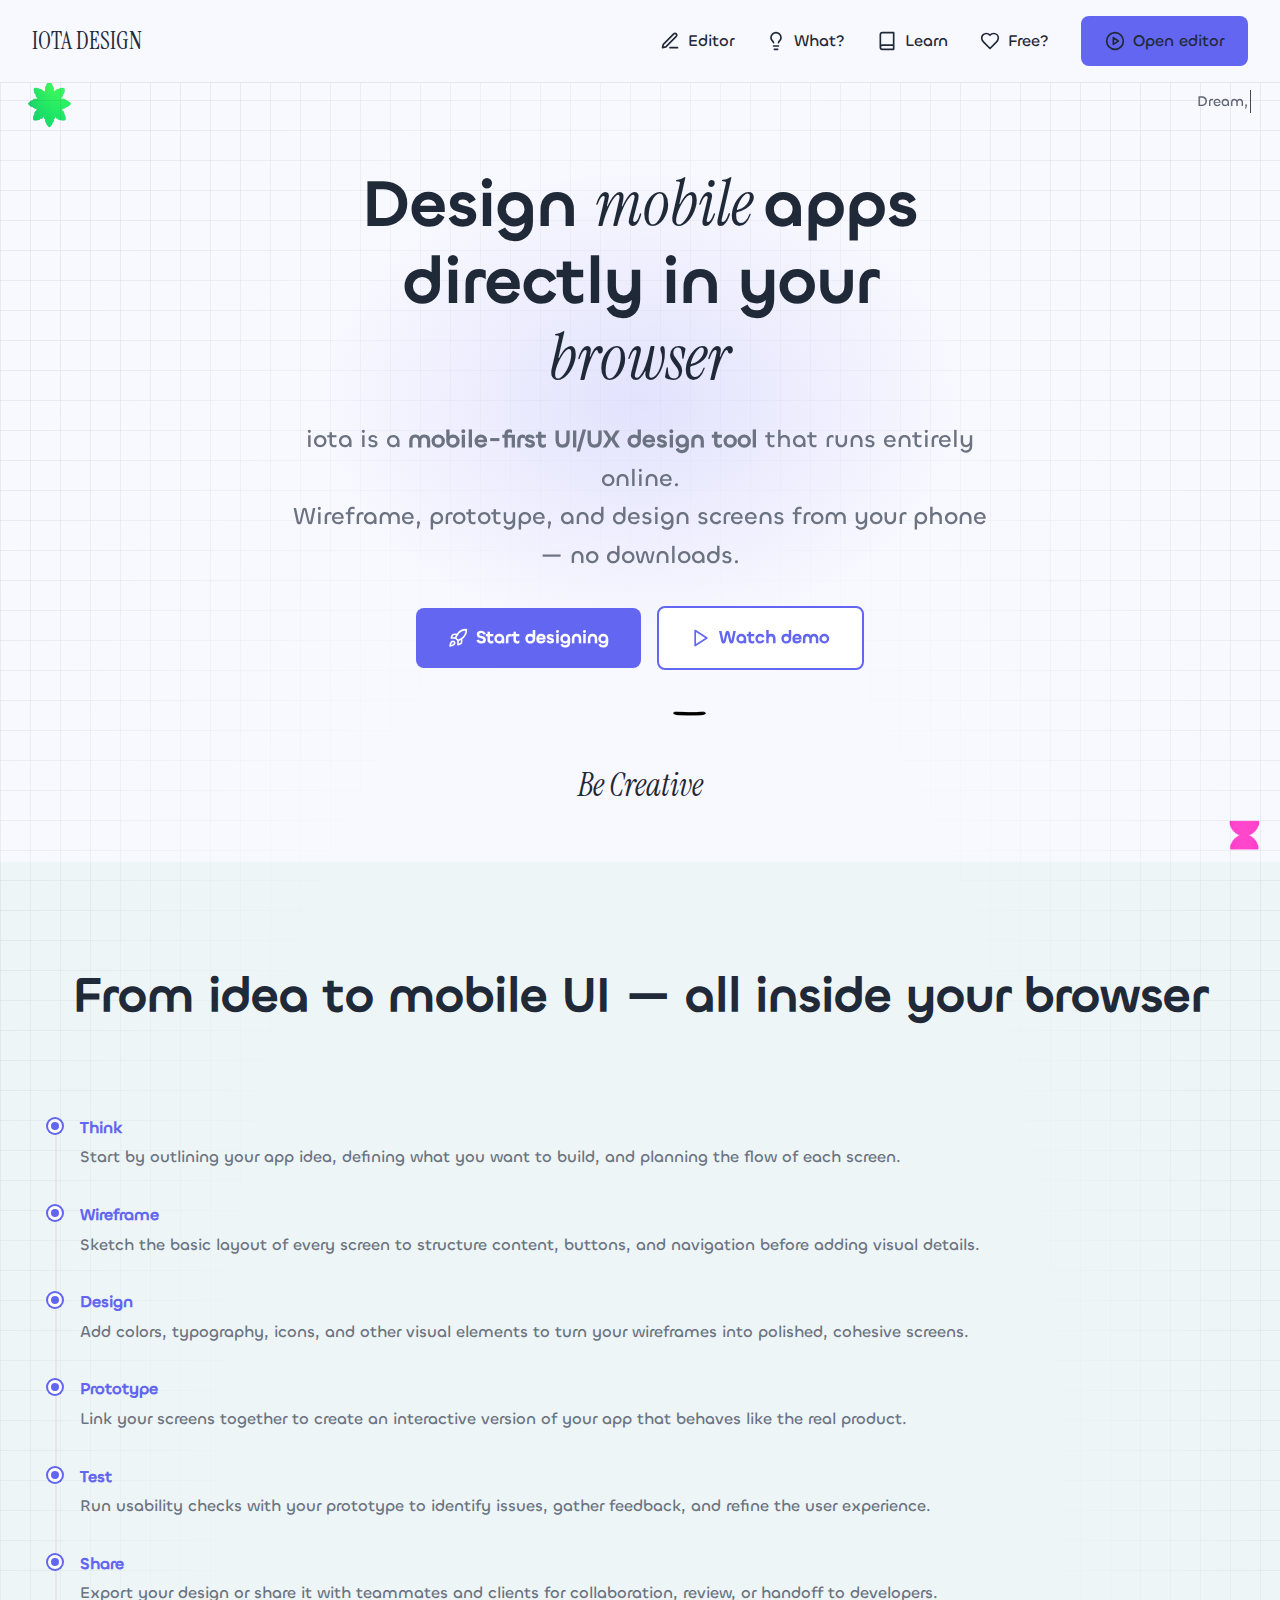
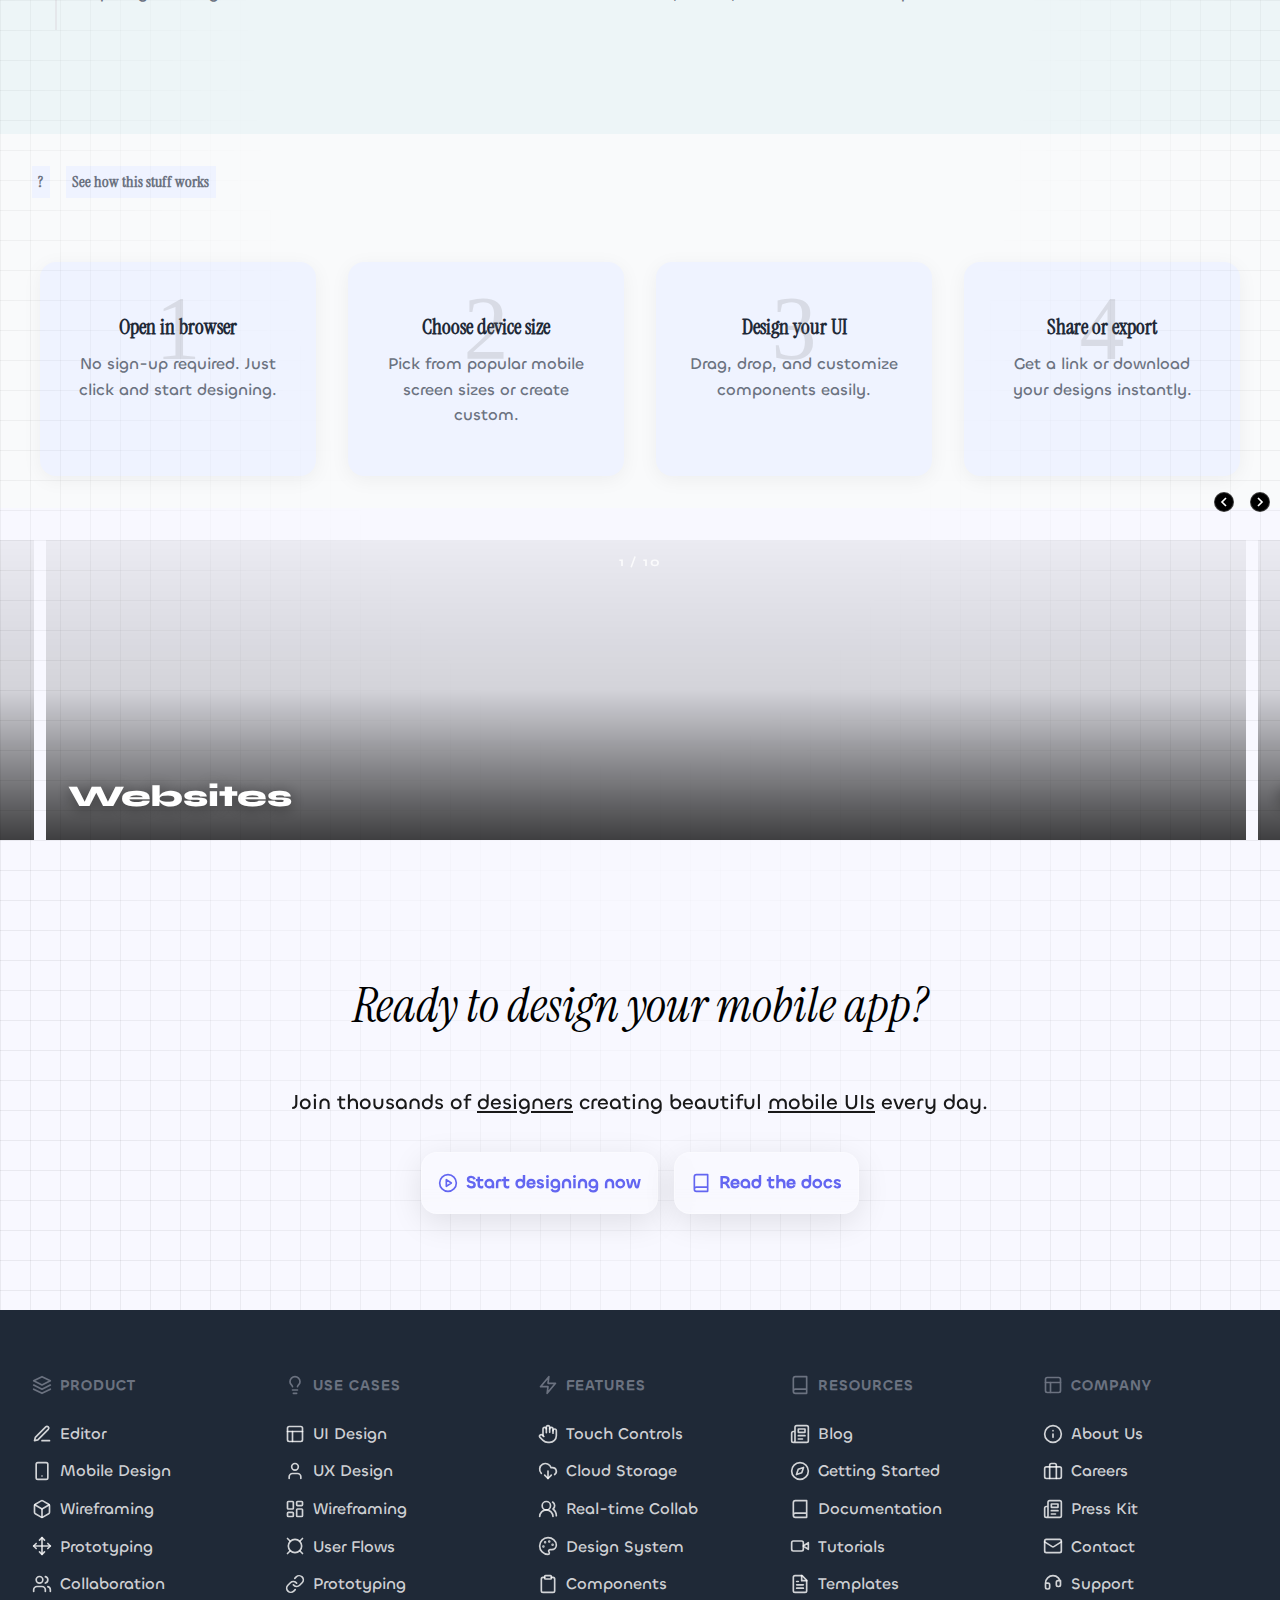
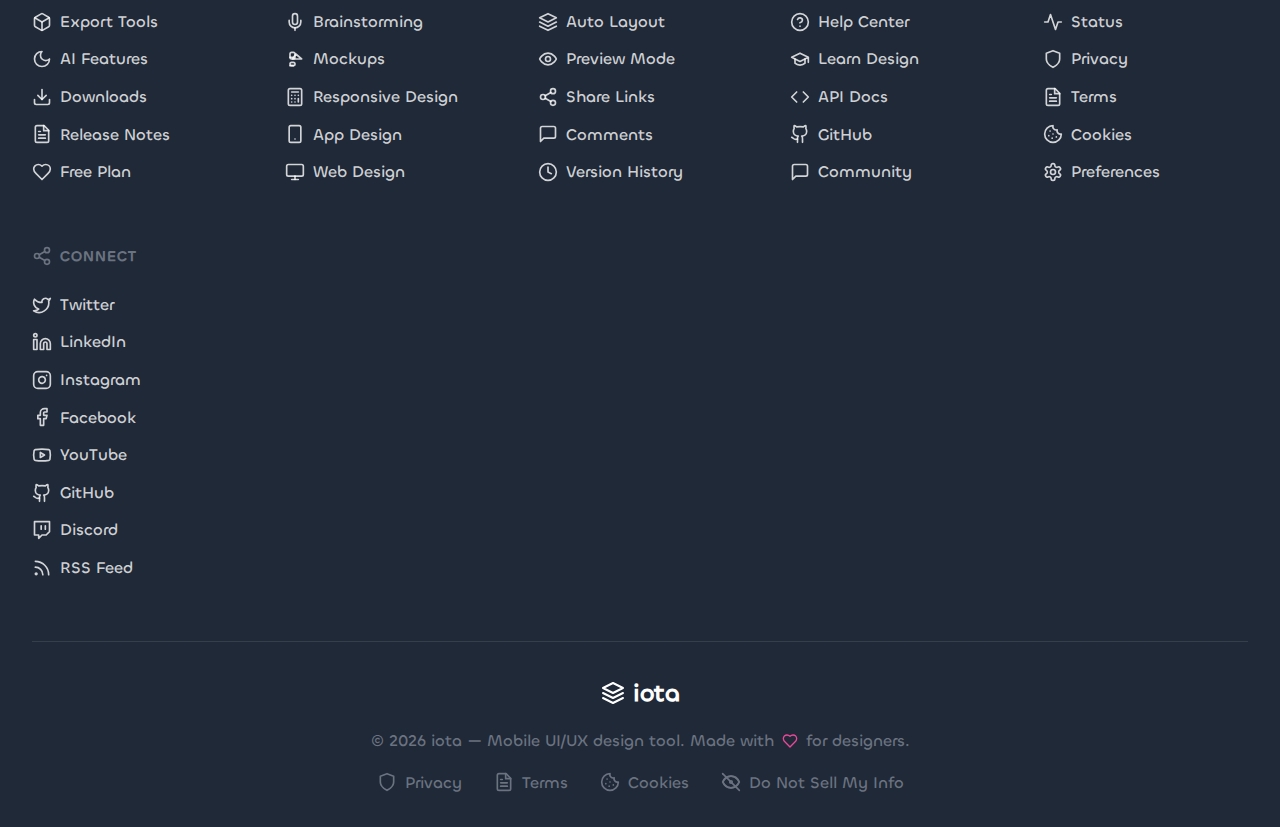
<file: index.html>
<!DOCTYPE html>
<html lang="en">
<head>
    <meta charset="UTF-8">
    <meta name="viewport" content="width=device-width, initial-scale=1.0">
    <title>iota — Mobile UI/UX design in your browser</title>
    <link rel="preconnect" href="https://fonts.googleapis.com">
<link rel="preconnect" href="https://fonts.gstatic.com" crossorigin>
<link href="https://fonts.googleapis.com/css2?family=Cormorant+Garamond:ital,wght@0,300..700;1,300..700&display=swap" rel="stylesheet">  
<link href="https://fonts.googleapis.com/css2?family=Syne:wght@400;700;800&family=DM+Sans:wght@300;400&display=swap" rel="stylesheet"/>

    <link rel="stylesheet" href="/chillax.css">
    <link rel="stylesheet" href="style.css">
    <link rel="preconnect" href="https://fonts.googleapis.com">
<link rel="preconnect" href="https://fonts.gstatic.com" crossorigin>
<link href="https://fonts.googleapis.com/css2?family=Instrument+Serif:ital@0;1&display=swap" rel="stylesheet">
      <style>
      #typewriter {
          position: absolute;
          right:2em ;
          top: 1.4em;
          opacity: .7;
          font-size: .9rem;
          white-space: nowrap;
          border-right: .2px solid #000;
          padding-right: 2px;
          animation: blink 0.9s infinite;
      }
      
      @keyframes blink {
          50% {
              border-color: transparent;
          }
      }
      
      .icon {
          width: 20px;
          height: 20px;
          display: inline-block;
          vertical-align: middle;
      }
      
      .logo-icon {
          width: 24px;
          height: 24px;
      }
      
      .stat-icon, .step-icon svg {
          width: 32px;
          height: 32px;
      }
      
      .heart-icon {
          width: 16px;
          height: 16px;
      }
  </style>
<script>
    document.addEventListener("DOMContentLoaded", () => {
    const texts = [
    "Believe you can.",
    "Dream big, start small.",
    "Keep going.",
    "Push yourself.",
    "Great things take time.",
    "Do it now.",
    "No limits.",
    "Stay positive.",
    "Work hard, succeed.",
    "Make it happen.",
    "Challenge your limits.",
    "Focus on progress.",
    "Take action.",
    "Start today.",
    "Rise above fear.",
    "Be stronger.",
    "Never give up.",
    "Create your future.",
    "Small steps, big results.",
    "Keep moving forward.",
    "Your time is now.",
    "Stay consistent.",
    "Progress, not perfection.",
    "Embrace the grind.",
    "You’ve got this.",
    "Dream, plan, do.",
    "Push past doubt.",
    "Believe, achieve.",
    "Stay hungry.",
    "Own your journey."
];
    
    let textIndex = Math.floor(Math.random() * texts.length);;
    let charIndex = 0;
    let isDeleting = false;
    let isDeletingTypo = false;
    
    const typewriter = document.getElementById("typewriter");
    
    const speeds = {
        normal: () => 80 + Math.random() * 100,
        fast: () => 40 + Math.random() * 60,
        slow: () => 150 + Math.random() * 150,
        punctuation: () => 200 + Math.random() * 200,
        delete: () => 300 + Math.random() * 40,
        mistake: () => 600 + Math.random() * 400
    };
    
    const typoChance = 0.08;
    let shouldMakeTypo = false;
    let typosMade = 0;
    
    function getTypingSpeed() {
        if (isDeleting || isDeletingTypo) return speeds.delete();
        
        if (charIndex > 0) {
            const prevChar = texts[textIndex].charAt(charIndex - 1);
            if (['.', ',', '!', '?', ';', ':'].includes(prevChar)) {
                return speeds.punctuation();
            }
        }
        
        const rand = Math.random();
        if (rand < 0.1) return speeds.slow();
        if (rand < 0.3) return speeds.fast();
        return speeds.normal();
    }
    
    function shouldMakeMistake() {
        if (texts[textIndex].length < 5 || texts[textIndex].charAt(charIndex) === ' ') {
            return false;
        }
        if (typosMade >= 2) return false;
        
        return Math.random() < typoChance;
    }
    
    function getRandomWrongChar(correctChar) {
        const keyboardMap = {
            'a': ['s', 'q', 'w'], 'b': ['v', 'g', 'h', 'n'], 'c': ['x', 'd', 'f', 'v'],
            'd': ['s', 'e', 'r', 'f', 'c'], 'e': ['w', 'r', 'd'], 'f': ['d', 'r', 't', 'g', 'v'],
            'g': ['f', 't', 'y', 'h', 'b'], 'h': ['g', 'y', 'u', 'j', 'n'], 'i': ['u', 'o', 'k'],
            'j': ['h', 'u', 'i', 'k', 'm'], 'k': ['j', 'i', 'o', 'l'], 'l': ['k', 'o', 'p'],
            'm': ['n', 'j', 'k'], 'n': ['b', 'h', 'j', 'm'], 'o': ['i', 'p', 'l'],
            'p': ['o', 'l'], 'q': ['w', 'a'], 'r': ['e', 't', 'f'],
            's': ['a', 'w', 'd', 'x'], 't': ['r', 'y', 'g'], 'u': ['y', 'i', 'j'],
            'v': ['c', 'f', 'g', 'b'], 'w': ['q', 'e', 's'], 'x': ['z', 's', 'd', 'c'],
            'y': ['t', 'u', 'h'], 'z': ['a', 's', 'x']
        };
        
        const lower = correctChar.toLowerCase();
        const mistakes = keyboardMap[lower] || ['x', 'z', 'q'];
        const wrongChar = mistakes[Math.floor(Math.random() * mistakes.length)];
        
        return correctChar === correctChar.toUpperCase() ? wrongChar.toUpperCase() : wrongChar;
    }
    
    function type() {
        const currentText = texts[textIndex];
        
        if (isDeletingTypo) {
            typewriter.textContent = currentText.substring(0, charIndex - 1);
            charIndex--;
            isDeletingTypo = false;
            setTimeout(type, speeds.normal());
            return;
        }
        
        if (!isDeleting && charIndex <= currentText.length) {
            if (!shouldMakeTypo && charIndex < currentText.length && shouldMakeMistake()) {
                shouldMakeTypo = true;
            }
            
            if (shouldMakeTypo && charIndex < currentText.length) {
                const wrongChar = getRandomWrongChar(currentText.charAt(charIndex));
                typewriter.textContent += wrongChar;
                charIndex++;
                shouldMakeTypo = false;
                typosMade++;
                
                setTimeout(() => {
                    isDeletingTypo = true;
                    setTimeout(type, speeds.delete());
                }, speeds.mistake());
                return;
            }
            
            if (charIndex < currentText.length) {
                typewriter.textContent += currentText.charAt(charIndex);
                charIndex++;
                setTimeout(type, getTypingSpeed());
            } else {
                setTimeout(() => {
                    isDeleting = true;
                    setTimeout(type, speeds.delete());
                }, 2000);
            }
        }
        else if (isDeleting && charIndex > 0) {
            typewriter.textContent = currentText.substring(0, charIndex - 1);
            charIndex--;
            setTimeout(type, speeds.delete());
        }
        else if (isDeleting && charIndex === 0) {
            isDeleting = false;
            typosMade = 0;
            textIndex = (textIndex + 1) % texts.length;
            setTimeout(type, 500);
        }
    }
    
    type();
});
</script>
<style>

  .presentation-container {
    width: 100%;
    margin: 2em auto;
    height: 300px;
    position: relative;
    overflow: visible;
  }

  .slide-counter {
    position: absolute;
    top: 12px;
    left: 0;
    right: 0;
    text-align: center;
    color: rgba(255,255,255,0.8);
    font-family: 'Syne', sans-serif;
    font-size: 13px;
    font-weight: 700;
    letter-spacing: 0.14em;
    z-index: 200;
    pointer-events: none;
  }

  .navigation {
    position: absolute;
    display: flex;
    justify-content: center;
    right: .6em;
    top: -3em;
    gap: 16px;
    z-index: 200;
  }

  .nav-btn {
    width: 20px;
    height: 20px;
    border-radius: 50%;
    background: black;
    backdrop-filter: blur(6px);
    border: 1px solid rgba(255,255,255,0.22);
    cursor: pointer;
    display: flex;
    align-items: center;
    justify-content: center;
    transition: background 0.2s;
  }

  .nav-btn svg {
    width: 16px; height: 16px;
    stroke: white; stroke-width: 2.5; fill: none;
  }

  .carousel-window {
    width: 100%;
    height: 100%;
    
    overflow: hidden;
    clip-path: inset(0 -9999px);
    position: relative;
  }

  .carousel-track {
    display: flex;
    height: 100%;
    
    transition: transform 0.55s cubic-bezier(0.4, 0, 0.2, 1);
    will-change: transform;
  }
  .carousel-track.no-transition { transition: none !important; }

  .slide {
    flex: 0 0 calc(100vw - 80px);
    height: 100%;
    position: relative;
    
    overflow: hidden;
    margin: 0 6px;
    transition: transform 0.55s cubic-bezier(0.4, 0, 0.2, 1),
                opacity   0.55s ease,
            
    transform: scale(0.5);
    
  }

  .slide.active {
    transform: scale(1);
    

  }

  .slide.no-transition-slide {
    transition: none !important;
  }

  .slide-bg {
    position: absolute;
    inset: 0;
    filter: grayscale(.7);
    background-size: cover;
    background-position: center;
    background-repeat: no-repeat;
    
  }

  .slide-bg::after {
    content: '';
    position: absolute;
    inset: 0;

    background: linear-gradient(
      to top,
      rgba(0,0,0,0.75) 0%,
      rgba(0,0,0,0.15) 50%,
      rgba(0,0,0,0.05) 100%
    );
  }

  .slide-title {
    position: absolute;
    bottom: 28px;
    left: 22px;
    right: 22px;
    font-family: 'Syne', sans-serif;
    font-size: 30px;
    font-weight: 800;
    color: #fff;
    line-height: 1.05;
    letter-spacing: -0.01em;
    z-index: 10;
    text-shadow: 0 2px 16px rgba(0,0,0,0.5);
  }

  .slide-1  .slide-bg { background-image: url('https://images.unsplash.com/photo-1467232004584-a241de8bcf5d?w=900&q=85'); }
  .slide-2  .slide-bg { background-image: url('https://images.unsplash.com/photo-1512941937669-90a1b58e7e9c?w=900&q=85'); }
  .slide-3  .slide-bg { background-image: url('https://images.unsplash.com/photo-1634942537034-2531766767d1?w=900&q=85'); }
  .slide-4  .slide-bg { background-image: url('https://images.unsplash.com/photo-1581291518857-4e27b48ff24e?w=900&q=85'); }
  .slide-5  .slide-bg { background-image: url('https://images.unsplash.com/photo-1555066931-4365d14bab8c?w=900&q=85'); }
  .slide-6  .slide-bg { background-image: url('https://images.unsplash.com/photo-1460925895917-afdab827c52f?w=900&q=85'); }
  .slide-7  .slide-bg { background-image: url('https://images.unsplash.com/photo-1600880292203-757bb62b4baf?w=900&q=85'); }
  .slide-8  .slide-bg { background-image: url('https://images.unsplash.com/photo-1551288049-bebda4e38f71?w=900&q=85'); }
  .slide-9  .slide-bg { background-image: url('https://images.unsplash.com/photo-1486312338219-ce68d2c6f44d?w=900&q=85'); }
  .slide-10 .slide-bg { background-image: url('https://images.unsplash.com/photo-1423666639041-f56000c27a9a?w=900&q=85'); }
</style>
<script>
document.addEventListener('DOMContentLoaded', ()=>{
    const carouselTrack   = document.getElementById('carouselTrack');
  const buttonPrev      = document.getElementById('prevBtn');
  const buttonNext      = document.getElementById('nextBtn');
  const currentSlideEl  = document.getElementById('currentSlide');
  const totalSlidesEl   = document.getElementById('totalSlides');

  const SLIDE_GAP = 6;
  const SIDE_PEEK = 40;

  const slidesArray   = Array.from(carouselTrack.querySelectorAll('.slide'));
  const slidesCount   = slidesArray.length;
  totalSlidesEl.textContent = slidesCount;

  const cloneFirst = slidesArray[0].cloneNode(true);
  const cloneLast  = slidesArray[slidesCount - 1].cloneNode(true);
  cloneFirst.setAttribute('data-clone', 'first');
  cloneLast.setAttribute('data-clone', 'last');
  carouselTrack.appendChild(cloneFirst);
  carouselTrack.insertBefore(cloneLast, carouselTrack.firstChild);

  const getAllSlides = () => Array.from(carouselTrack.children);

  let slideIndex       = 1;
  let transitionLocked = false;

  function getSlideWidth() {
    return window.innerWidth - (SIDE_PEEK * 2);
  }

  function getStepSize() {
    return getSlideWidth() + (SLIDE_GAP * 2);
  }

  function getTranslateOffset(index) {
    return -(index * getStepSize()) + SIDE_PEEK;
  }

  function refreshActiveClass() {
    getAllSlides().forEach((slide, i) => {
      slide.classList.toggle('active', i === slideIndex);
    });
  }

  function moveToPosition(animate) {
    carouselTrack.classList.toggle('no-transition', !animate);
    
    if (!animate) {
      getAllSlides().forEach(slide => slide.classList.add('no-transition-slide'));
    } else {
      getAllSlides().forEach(slide => slide.classList.remove('no-transition-slide'));
    }
    
    carouselTrack.style.transform = `translateX(${getTranslateOffset(slideIndex)}px)`;

    let displayIndex = slideIndex;
    if      (displayIndex === 0)               displayIndex = slidesCount;
    else if (displayIndex === slidesCount + 1) displayIndex = 1;
    currentSlideEl.textContent = displayIndex;

    refreshActiveClass();
  }

  moveToPosition(false);

  carouselTrack.addEventListener('transitionend', () => {
    const currentSlide = carouselTrack.children[slideIndex];
    if (currentSlide.getAttribute('data-clone') === 'first') { 
      slideIndex = 1;
      moveToPosition(false);
    }
    if (currentSlide.getAttribute('data-clone') === 'last')  { 
      slideIndex = slidesCount;
      moveToPosition(false);
    }
    transitionLocked = false;
  });

  function goNext() {
    if (transitionLocked) return;
    transitionLocked = true;
    slideIndex++;
    moveToPosition(true);
  }
  function goPrev() {
    if (transitionLocked) return;
    transitionLocked = true;
    slideIndex--;
    moveToPosition(true);
  }

  buttonNext.addEventListener('click', goNext);
  buttonPrev.addEventListener('click', goPrev);
  document.addEventListener('keydown', e => {
    if (e.key === 'ArrowLeft')  goPrev();
    if (e.key === 'ArrowRight') goNext();
  });

  // Touch
  let touchStartX = 0, touchEndX = 0, isTouchDragging = false, dragStartOffset = 0;
  carouselTrack.addEventListener('touchstart', e => {
    if (transitionLocked) return;
    touchStartX = e.touches[0].clientX; isTouchDragging = true;
    dragStartOffset = getTranslateOffset(slideIndex);
    carouselTrack.classList.add('no-transition');
  }, { passive: true });
  carouselTrack.addEventListener('touchmove', e => {
    if (!isTouchDragging) return;
    touchEndX = e.touches[0].clientX;
    carouselTrack.style.transform = `translateX(${dragStartOffset + (touchEndX - touchStartX)}px)`;
  }, { passive: true });
  carouselTrack.addEventListener('touchend', () => {
    if (!isTouchDragging) return; isTouchDragging = false;
    const diff = touchEndX - touchStartX;
    if (Math.abs(diff) > 60) { diff > 0 ? goPrev() : goNext(); }
    else moveToPosition(true);
    touchStartX = touchEndX = 0;
  });

  // Mouse
  let mouseStartX = 0, mouseEndX = 0, isMouseDragging = false;
  carouselTrack.style.cursor = 'grab';
  carouselTrack.addEventListener('mousedown', e => {
    if (transitionLocked) return;
    mouseStartX = e.clientX; isMouseDragging = true;
    dragStartOffset = getTranslateOffset(slideIndex);
    carouselTrack.classList.add('no-transition');
    carouselTrack.style.cursor = 'grabbing';
    e.preventDefault();
  });
  carouselTrack.addEventListener('mousemove', e => {
    if (!isMouseDragging) return; mouseEndX = e.clientX;
    carouselTrack.style.transform = `translateX(${dragStartOffset + (mouseEndX - mouseStartX)}px)`;
  });
  const finishDrag = () => {
    if (!isMouseDragging) return; isMouseDragging = false; carouselTrack.style.cursor = 'grab';
    const diff = mouseEndX - mouseStartX;
    if (Math.abs(diff) > 60) { diff > 0 ? goPrev() : goNext(); }
    else moveToPosition(true);
    mouseStartX = mouseEndX = 0;
  };
  carouselTrack.addEventListener('mouseup', finishDrag);
  carouselTrack.addEventListener('mouseleave', finishDrag);

  // Handle window resize
  window.addEventListener('resize', () => {
    moveToPosition(false);
  });
})
</script>
</head>
<body>
<a href="#main" class="skip-link">Skip to main content</a>

<nav>
    <div class="nav-container">
       <!-- <div class="logo">
            <svg class="logo-icon" xmlns="http://www.w3.org/2000/svg" width="24" height="24" viewBox="0 0 24 24" fill="none" stroke="currentColor" stroke-width="2" stroke-linecap="round" stroke-linejoin="round"><polygon points="12 2 2 7 12 12 22 7 12 2"></polygon><polyline points="2 17 12 22 22 17"></polyline><polyline points="2 12 12 17 22 12"></polyline></svg>
        </div>-->
        <div class="instrument logo">
            IOTA DESIGN
        </div>
        <button class="mobile-menu-btn" onclick="toggleMobileMenu()">
            <svg class="icon" xmlns="http://www.w3.org/2000/svg" width="24" height="24" viewBox="0 0 24 24" fill="none" stroke="currentColor" stroke-width="2" stroke-linecap="round" stroke-linejoin="round"><line x1="4" x2="20" y1="12" y2="12"></line><line x1="4" x2="20" y1="6" y2="6"></line><line x1="4" x2="20" y1="18" y2="18"></line></svg>
        </button>
        <ul class="nav-links">
            <li><a href="#product"><svg class="icon" xmlns="http://www.w3.org/2000/svg" width="24" height="24" viewBox="0 0 24 24" fill="none" stroke="currentColor" stroke-width="2" stroke-linecap="round" stroke-linejoin="round"><path d="M12 20h9"></path><path d="M16.5 3.5a2.12 2.12 0 0 1 3 3L7 19l-4 1 1-4Z"></path></svg> Editor</a></li>
            <li><a href="#use-cases"><svg class="icon" xmlns="http://www.w3.org/2000/svg" width="24" height="24" viewBox="0 0 24 24" fill="none" stroke="currentColor" stroke-width="2" stroke-linecap="round" stroke-linejoin="round"><path d="M15 14c.2-1 .7-1.7 1.5-2.5 1-.9 1.5-2.2 1.5-3.5A6 6 0 0 0 6 8c0 1 .2 2.2 1.5 3.5.7.7 1.3 1.5 1.5 2.5"></path><path d="M9 18h6"></path><path d="M10 22h4"></path></svg> What?</a></li>
            <li><a href="#resources"><svg class="icon" xmlns="http://www.w3.org/2000/svg" width="24" height="24" viewBox="0 0 24 24" fill="none" stroke="currentColor" stroke-width="2" stroke-linecap="round" stroke-linejoin="round"><path d="M4 19.5v-15A2.5 2.5 0 0 1 6.5 2H20v20H6.5a2.5 2.5 0 0 1 0-5H20"></path></svg> Learn</a></li>
            <li><a href="#pricing"><svg class="icon" xmlns="http://www.w3.org/2000/svg" width="24" height="24" viewBox="0 0 24 24" fill="none" stroke="currentColor" stroke-width="2" stroke-linecap="round" stroke-linejoin="round"><path d="M19 14c1.49-1.46 3-3.21 3-5.5A5.5 5.5 0 0 0 16.5 3c-1.76 0-3 .5-4.5 2-1.5-1.5-2.74-2-4.5-2A5.5 5.5 0 0 0 2 8.5c0 2.3 1.5 4.05 3 5.5l7 7Z"></path></svg> Free?</a></li>
            <li><a href="#" class="btn-primary">
                <svg class="icon" xmlns="http://www.w3.org/2000/svg" width="24" height="24" viewBox="0 0 24 24" fill="none" stroke="currentColor" stroke-width="2" stroke-linecap="round" stroke-linejoin="round"><circle cx="12" cy="12" r="10"></circle><polygon points="10 8 16 12 10 16 10 8"></polygon></svg>
                Open editor
            </a></li>
        </ul>
    </div>
</nav>

<main id="main" style="position: relative;">

  <span id="typewriter"></span>
<img style="position: absolute; height:70px; width:100px; top: 0;" src="/file_00000000a61c71f492a1a36e6ded6a3e.png" alt="" />
<section class="hero">

    <h1>Design <span style="font-family: 'Instrument Serif', serif; font-style: italic; font-weight: 300;">mobile  </span> apps directly in your <br />
    <span style="font-family: 'Instrument Serif', serif; font-style: italic; font-weight: 300;">browser  </span></h1>
    
    <p>
        iota is a <strong> mobile-first UI/UX design tool</strong> that runs entirely online.<br>
        Wireframe, prototype, and design screens from your phone — no downloads.
    </p>
    
    <div class="hero-cta">
        <a href="#" class="btn-primary btn-large">
            <svg class="icon" xmlns="http://www.w3.org/2000/svg" width="24" height="24" viewBox="0 0 24 24" fill="none" stroke="currentColor" stroke-width="2" stroke-linecap="round" stroke-linejoin="round"><path d="M4.5 16.5c-1.5 1.26-2 5-2 5s3.74-.5 5-2c.71-.84.7-2.13-.09-2.91a2.18 2.18 0 0 0-2.91-.09z"></path><path d="m12 15-3-3a22 22 0 0 1 2-3.95A12.88 12.88 0 0 1 22 2c0 2.72-.78 7.5-6 11a22.35 22.35 0 0 1-4 2z"></path><path d="M9 12H4s.55-3.03 2-4c1.62-1.08 5 0 5 0"></path><path d="M12 15v5s3.03-.55 4-2c1.08-1.62 0-5 0-5"></path></svg>
            Start designing 
        </a>
        <a href="#" class="btn-secondary btn-large">
            <svg class="icon" xmlns="http://www.w3.org/2000/svg" width="24" height="24" viewBox="0 0 24 24" fill="none" stroke="currentColor" stroke-width="2" stroke-linecap="round" stroke-linejoin="round"><polygon points="5 3 19 12 5 21 5 3"></polygon></svg>
            Watch demo
        </a>
    </div>
    <img style="position: absolute; height:70px; width:100px;" src="/output-onlinegiftools.gif" alt="" />
</section>
<br />
 <div style="font-family: 'Instrument Serif', serif; font-style: italic; text-align: center; font-weight: 300; font-size: 32px; "> <span>Be Creative</span> </div> 
<!--<div class="carousel">
    <div class="carousel-inner">
        
        <div class="carousel-slide testimonial slide-purple">
            <img src="https://images.unsplash.com/photo-1502685104226-ee32379fefbe?auto=format&fit=crop&w=300&q=80" class="avatar" alt="Samuel">
            <p class="quote">I designed my first full mobile app UI on my phone. iota feels unreal.</p>
            <span class="author">— Samuel, Product Designer</span>
        </div>
        
        <div class="carousel-slide testimonial slide-blue">
            <img src="https://images.unsplash.com/photo-1544005313-94ddf0286df2?auto=format&fit=crop&w=300&q=80" class="avatar" alt="Aisha">
            <p class="quote">No laptop, no installs. Just ideas turning into screens.</p>
            <span class="author">— Aisha, Startup Founder</span>
        </div>
        
        <div class="carousel-slide testimonial slide-green">
            <img src="https://images.unsplash.com/photo-1527980965255-d3b416303d12?auto=format&fit=crop&w=300&q=80" class="avatar" alt="Daniel">
            <p class="quote">The touch editor feels native. Like it was made for mobile first.</p>
            <span class="author">— Daniel, UX Researcher</span>
        </div>
        
        <div class="carousel-slide testimonial slide-orange">
            <img src="https://images.unsplash.com/photo-1547425260-76bcadfb4f2c?auto=format&fit=crop&w=300&q=80" class="avatar" alt="Clara">
            <p class="quote">I preview designs on real screen sizes instantly. That sold me.</p>
            <span class="author">— Clara, UI Freelancer</span>
        </div>
        
        <div class="carousel-slide testimonial slide-pink">
            <img src="https://images.unsplash.com/photo-1500648767791-00dcc994a43e?auto=format&fit=crop&w=300&q=80" class="avatar" alt="Leo">
            <p class="quote">Collaborating in real-time from different phones just works.</p>
            <span class="author">— Leo, Remote Team Lead</span>
        </div>
        
        <div class="carousel-slide testimonial slide-teal">
            <img src="https://images.unsplash.com/photo-1535713875002-d1d0cf377fde?auto=format&fit=crop&w=300&q=80" class="avatar" alt="Mercy">
            <p class="quote">Even on slow internet, iota stays smooth.</p>
            <span class="author">— Mercy, Student Designer</span>
        </div>
        
        <div class="carousel-slide testimonial slide-indigo">
            <img src="https://images.unsplash.com/photo-1529626455594-4ff0802cfb7e?auto=format&fit=crop&w=300&q=80" class="avatar" alt="Kevin">
            <p class="quote"> to start. Powerful enough to stay.</p>
            <span class="author">— Kevin, Indie Maker</span>
        </div>
        
        <div class="carousel-slide testimonial slide-rose">
            <img src="https://images.unsplash.com/photo-1517841905240-472988babdf9?auto=format&fit=crop&w=300&q=80" class="avatar" alt="Zainab">
            <p class="quote">This is what modern design tools should feel like.</p>
            <span class="author">— Zainab, Visual Designer</span>
        </div>
        
    </div>

    <div class="carousel-indicators">
        <span class="indicator active" onclick="goToSlide(0)" aria-label="Slide 1"></span>
        <span class="indicator" onclick="goToSlide(1)" aria-label="Slide 2"></span>
        <span class="indicator" onclick="goToSlide(2)" aria-label="Slide 3"></span>
        <span class="indicator" onclick="goToSlide(3)" aria-label="Slide 4"></span>
        <span class="indicator" onclick="goToSlide(4)" aria-label="Slide 5"></span>
        <span class="indicator" onclick="goToSlide(5)" aria-label="Slide 6"></span>
        <span class="indicator" onclick="goToSlide(6)" aria-label="Slide 7"></span>
        <span class="indicator" onclick="goToSlide(7)" aria-label="Slide 8"></span>
    </div>
</div>-->
    <img height="50px" width="70px" style="right: 0; position: absolute;" src="/file_0000000085f071f48f19e09c246f59b5.png" alt="" />
<br>
<br>

<section class="workflow" id="product">
    <h2>From idea to mobile UI — all inside your browser</h2>
                    <div class="timeline">
                        <div class="timeline-item">
                            <div class="timeline-marker"></div>
                            <div class="timeline-content">
                                <strong>Think</strong>
                                <p>Start by outlining your app idea, defining what you want to build, and planning the flow of each screen.</p>
                            </div>
                        </div>
                        <div class="timeline-item">
                            <div class="timeline-marker"></div>
                            <div class="timeline-content">
                                <strong>Wireframe</strong>
                                <p>Sketch the basic layout of every screen to structure content, buttons, and navigation before adding visual details.</p>
                            </div>
                        </div>
                        <div class="timeline-item">
                            <div class="timeline-marker"></div>
                            <div class="timeline-content">
                                <strong>Design</strong>
                                <p>Add colors, typography, icons, and other visual elements to turn your wireframes into polished, cohesive screens.</p>
                            </div>
                        </div>
                        <div class="timeline-item">
                            <div class="timeline-marker"></div>
                            <div class="timeline-content">
                                <strong>Prototype</strong>
                                <p>Link your screens together to create an interactive version of your app that behaves like the real product.</p>
                            </div>
                        </div>
                    
                                            <div class="timeline-item">
                            <div class="timeline-marker"></div>
                            <div class="timeline-content">
                                <strong>Test</strong>
                                <p>Run usability checks with your prototype to identify issues, gather feedback, and refine the user experience.</p>
                            </div>
                        </div>
                    
                                                <div class="timeline-item">
                            <div class="timeline-marker"></div>
                            <div class="timeline-content">
                                <strong>Share</strong>
                                <p>Export your design or share it with teammates and clients for collaboration, review, or handoff to developers.</p>
                            </div>
                        </div>
                        </div>
                    
</section>



<section class="how-it-works">
    <div class="flex-row">
 <h2>?</h2>             <h2>See how this stuff works</h2>
    </div>

    <div class="steps-grid">
        <div class="step-card">
            <div class="step-number">1</div>


            <h3 class="instrument">Open in browser</h3>
            <p>No sign-up required. Just click and start designing.</p>

        </div>
        <div class="step-card">
            <div class="step-number">2</div>

            <h3 class="instrument">Choose device size</h3>
            <p>Pick from popular mobile screen sizes or create custom.</p>
        </div>
        <div class="step-card">
            <div class="step-number">3</div>

            <h3 class="instrument">Design your UI</h3>
            <p>Drag, drop, and customize components easily.</p>
        </div>
        <div class="step-card">
            <div class="step-number">4</div>

            <h3 class="instrument">Share or export</h3>
            <p>Get a link or download your designs instantly.</p>
        </div>
    </div>
</section>

<div class="daddyCarousel">
    <div class="presentation-container">

  <div class="slide-counter">
    <span id="currentSlide">1</span> / <span id="totalSlides">10</span>
  </div>

  <div class="carousel-window">
    <div class="carousel-track" id="carouselTrack">

      <div class="slide slide-1"  data-slide="1">  <div class="slide-bg"></div><h1 class="slide-title">Websites</h1>    </div>
      <div class="slide slide-2"  data-slide="2">  <div class="slide-bg"></div><h1 class="slide-title">Mobile Apps</h1> </div>
      <div class="slide slide-3"  data-slide="3">  <div class="slide-bg"></div><h1 class="slide-title">Branding</h1>    </div>
      <div class="slide slide-4"  data-slide="4">  <div class="slide-bg"></div><h1 class="slide-title">UI/UX Design</h1></div>
      <div class="slide slide-5"  data-slide="5">  <div class="slide-bg"></div><h1 class="slide-title">Development</h1> </div>
      <div class="slide slide-6"  data-slide="6">  <div class="slide-bg"></div><h1 class="slide-title">Marketing</h1>   </div>
      <div class="slide slide-7"  data-slide="7">  <div class="slide-bg"></div><h1 class="slide-title">Consulting</h1>  </div>
      <div class="slide slide-8"  data-slide="8">  <div class="slide-bg"></div><h1 class="slide-title">Analytics</h1>   </div>
      <div class="slide slide-9"  data-slide="9">  <div class="slide-bg"></div><h1 class="slide-title">Support</h1>     </div>
      <div class="slide slide-10" data-slide="10"> <div class="slide-bg"></div><h1 class="slide-title">Contact Us</h1>  </div>

    </div>
  </div>

  <div class="navigation">
      
    <button class="nav-btn" id="prevBtn">
      <svg viewBox="0 0 24 24"><path d="M15 18l-6-6 6-6"/></svg>
    </button>
    <button class="nav-btn" id="nextBtn">
        
      <svg viewBox="0 0 24 24"><path d="M9 18l6-6-6-6"/></svg>
    </button>
  </div>

</div>

</div>


<section class="cta-section">
    <div class="cta-content">
        <h2>Ready to design your mobile app?</h2>
        <br />
        <p>Join thousands of <u>designers</u>  creating beautiful <u>mobile UIs</u> every day.</p>
        <div class="cta-buttons">
            <a href="#" class="btn-primary btn-large">
                <svg class="icon" xmlns="http://www.w3.org/2000/svg" width="24" height="24" viewBox="0 0 24 24" fill="none" stroke="currentColor" stroke-width="2" stroke-linecap="round" stroke-linejoin="round"><circle cx="12" cy="12" r="10"></circle><polygon points="10 8 16 12 10 16 10 8"></polygon></svg>
                Start designing now
            </a>
            <a href="#" class="btn-secondary btn-large">
                <svg class="icon" xmlns="http://www.w3.org/2000/svg" width="24" height="24" viewBox="0 0 24 24" fill="none" stroke="currentColor" stroke-width="2" stroke-linecap="round" stroke-linejoin="round"><path d="M4 19.5v-15A2.5 2.5 0 0 1 6.5 2H20v20H6.5a2.5 2.5 0 0 1 0-5H20"></path></svg>
                Read the docs
            </a>
        </div>
    </div>
</section>

</main>

<footer>
    <div class="footer-grid">
        <div class="footer-section">
            <h4><svg class="icon" xmlns="http://www.w3.org/2000/svg" width="24" height="24" viewBox="0 0 24 24" fill="none" stroke="currentColor" stroke-width="2" stroke-linecap="round" stroke-linejoin="round"><polygon points="12 2 2 7 12 12 22 7 12 2"></polygon><polyline points="2 17 12 22 22 17"></polyline><polyline points="2 12 12 17 22 12"></polyline></svg> Product</h4>
            <ul>
                <li><a href="editor.html"><svg class="icon" xmlns="http://www.w3.org/2000/svg" width="24" height="24" viewBox="0 0 24 24" fill="none" stroke="currentColor" stroke-width="2" stroke-linecap="round" stroke-linejoin="round"><path d="M12 20h9"></path><path d="M16.5 3.5a2.12 2.12 0 0 1 3 3L7 19l-4 1 1-4Z"></path></svg> Editor</a></li>
                <li><a href="resources.html#product"><svg class="icon" xmlns="http://www.w3.org/2000/svg" width="24" height="24" viewBox="0 0 24 24" fill="none" stroke="currentColor" stroke-width="2" stroke-linecap="round" stroke-linejoin="round"><rect width="14" height="20" x="5" y="2" rx="2" ry="2"></rect><path d="M12 18h.01"></path></svg> Mobile Design</a></li>
                <li><a href="resources.html#product"><svg class="icon" xmlns="http://www.w3.org/2000/svg" width="24" height="24" viewBox="0 0 24 24" fill="none" stroke="currentColor" stroke-width="2" stroke-linecap="round" stroke-linejoin="round"><path d="M21 16V8a2 2 0 0 0-1-1.73l-7-4a2 2 0 0 0-2 0l-7 4A2 2 0 0 0 3 8v8a2 2 0 0 0 1 1.73l7 4a2 2 0 0 0 2 0l7-4A2 2 0 0 0 21 16z"></path><polyline points="3.29 7 12 12 20.71 7"></polyline><line x1="12" x2="12" y1="22" y2="12"></line></svg> Wireframing</a></li>
                <li><a href="resources.html#features"><svg class="icon" xmlns="http://www.w3.org/2000/svg" width="24" height="24" viewBox="0 0 24 24" fill="none" stroke="currentColor" stroke-width="2" stroke-linecap="round" stroke-linejoin="round"><polyline points="5 9 2 12 5 15"></polyline><polyline points="9 5 12 2 15 5"></polyline><polyline points="15 19 12 22 9 19"></polyline><polyline points="19 9 22 12 19 15"></polyline><line x1="2" x2="22" y1="12" y2="12"></line><line x1="12" x2="12" y1="2" y2="22"></line></svg> Prototyping</a></li>
                <li><a href="resources.html#product"><svg class="icon" xmlns="http://www.w3.org/2000/svg" width="24" height="24" viewBox="0 0 24 24" fill="none" stroke="currentColor" stroke-width="2" stroke-linecap="round" stroke-linejoin="round"><path d="M16 21v-2a4 4 0 0 0-4-4H6a4 4 0 0 0-4 4v2"></path><circle cx="9" cy="7" r="4"></circle><path d="M22 21v-2a4 4 0 0 0-3-3.87"></path><path d="M16 3.13a4 4 0 0 1 0 7.75"></path></svg> Collaboration</a></li>
                <li><a href="resources.html#product"><svg class="icon" xmlns="http://www.w3.org/2000/svg" width="24" height="24" viewBox="0 0 24 24" fill="none" stroke="currentColor" stroke-width="2" stroke-linecap="round" stroke-linejoin="round"><path d="M21 16V8a2 2 0 0 0-1-1.73l-7-4a2 2 0 0 0-2 0l-7 4A2 2 0 0 0 3 8v8a2 2 0 0 0 1 1.73l7 4a2 2 0 0 0 2 0l7-4A2 2 0 0 0 21 16z"></path><polyline points="3.29 7 12 12 20.71 7"></polyline><line x1="12" x2="12" y1="22" y2="12"></line></svg> Export Tools</a></li>
                <li><a href="resources.html#features"><svg class="icon" xmlns="http://www.w3.org/2000/svg" width="24" height="24" viewBox="0 0 24 24" fill="none" stroke="currentColor" stroke-width="2" stroke-linecap="round" stroke-linejoin="round"><path d="M12 3a6 6 0 0 0 9 9 9 9 0 1 1-9-9Z"></path></svg> AI Features</a></li>
                <li><a href="resources.html#product"><svg class="icon" xmlns="http://www.w3.org/2000/svg" width="24" height="24" viewBox="0 0 24 24" fill="none" stroke="currentColor" stroke-width="2" stroke-linecap="round" stroke-linejoin="round"><path d="M21 15v4a2 2 0 0 1-2 2H5a2 2 0 0 1-2-2v-4"></path><polyline points="7 10 12 15 17 10"></polyline><line x1="12" x2="12" y1="15" y2="3"></line></svg> Downloads</a></li>
                <li><a href="resources.html#company"><svg class="icon" xmlns="http://www.w3.org/2000/svg" width="24" height="24" viewBox="0 0 24 24" fill="none" stroke="currentColor" stroke-width="2" stroke-linecap="round" stroke-linejoin="round"><path d="M14.5 2H6a2 2 0 0 0-2 2v16a2 2 0 0 0 2 2h12a2 2 0 0 0 2-2V7.5L14.5 2z"></path><polyline points="14 2 14 8 20 8"></polyline><line x1="16" x2="8" y1="13" y2="13"></line><line x1="16" x2="8" y1="17" y2="17"></line><line x1="10" x2="8" y1="9" y2="9"></line></svg> Release Notes</a></li>
                <li><a href="resources.html#pricing"><svg class="icon" xmlns="http://www.w3.org/2000/svg" width="24" height="24" viewBox="0 0 24 24" fill="none" stroke="currentColor" stroke-width="2" stroke-linecap="round" stroke-linejoin="round"><path d="M19 14c1.49-1.46 3-3.21 3-5.5A5.5 5.5 0 0 0 16.5 3c-1.76 0-3 .5-4.5 2-1.5-1.5-2.74-2-4.5-2A5.5 5.5 0 0 0 2 8.5c0 2.3 1.5 4.05 3 5.5l7 7Z"></path></svg> Free Plan</a></li>
            </ul>
        </div>

        <div class="footer-section">
            <h4><svg class="icon" xmlns="http://www.w3.org/2000/svg" width="24" height="24" viewBox="0 0 24 24" fill="none" stroke="currentColor" stroke-width="2" stroke-linecap="round" stroke-linejoin="round"><path d="M15 14c.2-1 .7-1.7 1.5-2.5 1-.9 1.5-2.2 1.5-3.5A6 6 0 0 0 6 8c0 1 .2 2.2 1.5 3.5.7.7 1.3 1.5 1.5 2.5"></path><path d="M9 18h6"></path><path d="M10 22h4"></path></svg> Use Cases</h4>
            <ul>
                <li><a href="resources.html#features"><svg class="icon" xmlns="http://www.w3.org/2000/svg" width="24" height="24" viewBox="0 0 24 24" fill="none" stroke="currentColor" stroke-width="2" stroke-linecap="round" stroke-linejoin="round"><rect width="18" height="18" x="3" y="3" rx="2"></rect><path d="M3 9h18"></path><path d="M9 21V9"></path></svg> UI Design</a></li>
                <li><a href="resources.html#features"><svg class="icon" xmlns="http://www.w3.org/2000/svg" width="24" height="24" viewBox="0 0 24 24" fill="none" stroke="currentColor" stroke-width="2" stroke-linecap="round" stroke-linejoin="round"><path d="M19 21v-2a4 4 0 0 0-4-4H9a4 4 0 0 0-4 4v2"></path><circle cx="12" cy="7" r="4"></circle></svg> UX Design</a></li>
                <li><a href="resources.html#product"><svg class="icon" xmlns="http://www.w3.org/2000/svg" width="24" height="24" viewBox="0 0 24 24" fill="none" stroke="currentColor" stroke-width="2" stroke-linecap="round" stroke-linejoin="round"><rect width="7" height="9" x="3" y="3" rx="1"></rect><rect width="7" height="5" x="14" y="3" rx="1"></rect><rect width="7" height="9" x="14" y="12" rx="1"></rect><rect width="7" height="5" x="3" y="16" rx="1"></rect></svg> Wireframing</a></li>
                <li><a href="resources.html#features"><svg class="icon" xmlns="http://www.w3.org/2000/svg" width="24" height="24" viewBox="0 0 24 24" fill="none" stroke="currentColor" stroke-width="2" stroke-linecap="round" stroke-linejoin="round"><circle cx="12" cy="12" r="8"></circle><line x1="3" x2="6" y1="3" y2="6"></line><line x1="21" x2="18" y1="3" y2="6"></line><line x1="3" x2="6" y1="21" y2="18"></line><line x1="21" x2="18" y1="21" y2="18"></line></svg> User Flows</a></li>
                <li><a href="resources.html#features"><svg class="icon" xmlns="http://www.w3.org/2000/svg" width="24" height="24" viewBox="0 0 24 24" fill="none" stroke="currentColor" stroke-width="2" stroke-linecap="round" stroke-linejoin="round"><path d="M10 13a5 5 0 0 0 7.54.54l3-3a5 5 0 0 0-7.07-7.07l-1.72 1.71"></path><path d="M14 11a5 5 0 0 0-7.54-.54l-3 3a5 5 0 0 0 7.07 7.07l1.71-1.71"></path></svg> Prototyping</a></li>
                <li><a href="resources.html#features"><svg class="icon" xmlns="http://www.w3.org/2000/svg" width="24" height="24" viewBox="0 0 24 24" fill="none" stroke="currentColor" stroke-width="2" stroke-linecap="round" stroke-linejoin="round"><path d="M12 2a3 3 0 0 0-3 3v7a3 3 0 0 0 6 0V5a3 3 0 0 0-3-3Z"></path><path d="M19 10v2a7 7 0 0 1-14 0v-2"></path><line x1="12" x2="12" y1="19" y2="22"></line></svg> Brainstorming</a></li>
                <li><a href="resources.html#product"><svg class="icon" xmlns="http://www.w3.org/2000/svg" width="24" height="24" viewBox="0 0 24 24" fill="none" stroke="currentColor" stroke-width="2" stroke-linecap="round" stroke-linejoin="round"><rect width="6" height="4" x="6" y="16" rx="2"></rect><rect width="6" height="8" x="6" y="4" rx="2"></rect><path d="M6 10h4"></path><path d="M6 20h4"></path><path d="m13 6-4 6h11Z"></path></svg> Mockups</a></li>
                <li><a href="resources.html#features"><svg class="icon" xmlns="http://www.w3.org/2000/svg" width="24" height="24" viewBox="0 0 24 24" fill="none" stroke="currentColor" stroke-width="2" stroke-linecap="round" stroke-linejoin="round"><rect width="16" height="20" x="4" y="2" rx="2" ry="2"></rect><line x1="8" x2="16" y1="6" y2="6"></line><line x1="16" x2="16" y1="14" y2="18"></line><path d="M16 10h.01"></path><path d="M12 10h.01"></path><path d="M8 10h.01"></path><path d="M12 14h.01"></path><path d="M8 14h.01"></path><path d="M12 18h.01"></path><path d="M8 18h.01"></path></svg> Responsive Design</a></li>
                <li><a href="resources.html#product"><svg class="icon" xmlns="http://www.w3.org/2000/svg" width="24" height="24" viewBox="0 0 24 24" fill="none" stroke="currentColor" stroke-width="2" stroke-linecap="round" stroke-linejoin="round"><rect width="14" height="20" x="5" y="2" rx="2" ry="2"></rect><path d="M12 18h.01"></path></svg> App Design</a></li>
                <li><a href="resources.html#product"><svg class="icon" xmlns="http://www.w3.org/2000/svg" width="24" height="24" viewBox="0 0 24 24" fill="none" stroke="currentColor" stroke-width="2" stroke-linecap="round" stroke-linejoin="round"><rect width="20" height="14" x="2" y="3" rx="2"></rect><line x1="8" x2="16" y1="21" y2="21"></line><line x1="12" x2="12" y1="17" y2="21"></line></svg> Web Design</a></li>
            </ul>
        </div>

        <div class="footer-section">
            <h4><svg class="icon" xmlns="http://www.w3.org/2000/svg" width="24" height="24" viewBox="0 0 24 24" fill="none" stroke="currentColor" stroke-width="2" stroke-linecap="round" stroke-linejoin="round"><polygon points="13 2 3 14 12 14 11 22 21 10 12 10 13 2"></polygon></svg> Features</h4>
            <ul>
                <li><a href="resources.html#features"><svg class="icon" xmlns="http://www.w3.org/2000/svg" width="24" height="24" viewBox="0 0 24 24" fill="none" stroke="currentColor" stroke-width="2" stroke-linecap="round" stroke-linejoin="round"><path d="M18 11V6a2 2 0 0 0-2-2v0a2 2 0 0 0-2 2v0"></path><path d="M14 10V4a2 2 0 0 0-2-2v0a2 2 0 0 0-2 2v2"></path><path d="M10 10.5V6a2 2 0 0 0-2-2v0a2 2 0 0 0-2 2v8"></path><path d="M18 8a2 2 0 1 1 4 0v6a8 8 0 0 1-8 8h-2c-2.8 0-4.5-.86-5.99-2.34l-3.6-3.6a2 2 0 0 1 2.83-2.82L7 15"></path></svg> Touch Controls</a></li>
                <li><a href="resources.html#features"><svg class="icon" xmlns="http://www.w3.org/2000/svg" width="24" height="24" viewBox="0 0 24 24" fill="none" stroke="currentColor" stroke-width="2" stroke-linecap="round" stroke-linejoin="round"><path d="M4 14.899A7 7 0 1 1 15.71 8h1.79a4.5 4.5 0 0 1 2.5 8.242"></path><path d="M12 12v9"></path><path d="m8 17 4 4 4-4"></path></svg> Cloud Storage</a></li>
                <li><a href="resources.html#features"><svg class="icon" xmlns="http://www.w3.org/2000/svg" width="24" height="24" viewBox="0 0 24 24" fill="none" stroke="currentColor" stroke-width="2" stroke-linecap="round" stroke-linejoin="round"><path d="M18 21a8 8 0 0 0-16 0"></path><circle cx="10" cy="8" r="5"></circle><path d="M22 20c0-3.37-2-6.5-4-8a5 5 0 0 0-.45-8.3"></path></svg> Real-time Collab</a></li>
                <li><a href="resources.html#features"><svg class="icon" xmlns="http://www.w3.org/2000/svg" width="24" height="24" viewBox="0 0 24 24" fill="none" stroke="currentColor" stroke-width="2" stroke-linecap="round" stroke-linejoin="round"><circle cx="13.5" cy="6.5" r=".5" fill="currentColor"></circle><circle cx="17.5" cy="10.5" r=".5" fill="currentColor"></circle><circle cx="8.5" cy="7.5" r=".5" fill="currentColor"></circle><circle cx="6.5" cy="12.5" r=".5" fill="currentColor"></circle><path d="M12 2C6.5 2 2 6.5 2 12s4.5 10 10 10c.926 0 1.648-.746 1.648-1.688 0-.437-.18-.835-.437-1.125-.29-.289-.438-.652-.438-1.125a1.64 1.64 0 0 1 1.668-1.668h1.996c3.051 0 5.555-2.503 5.555-5.554C21.965 6.012 17.461 2 12 2z"></path></svg> Design System</a></li>
                <li><a href="resources.html#features"><svg class="icon" xmlns="http://www.w3.org/2000/svg" width="24" height="24" viewBox="0 0 24 24" fill="none" stroke="currentColor" stroke-width="2" stroke-linecap="round" stroke-linejoin="round"><rect width="8" height="4" x="8" y="2" rx="1" ry="1"></rect><path d="M16 4h2a2 2 0 0 1 2 2v14a2 2 0 0 1-2 2H6a2 2 0 0 1-2-2V6a2 2 0 0 1 2-2h2"></path></svg> Components</a></li>
                <li><a href="resources.html#features"><svg class="icon" xmlns="http://www.w3.org/2000/svg" width="24" height="24" viewBox="0 0 24 24" fill="none" stroke="currentColor" stroke-width="2" stroke-linecap="round" stroke-linejoin="round"><polygon points="12 2 2 7 12 12 22 7 12 2"></polygon><polyline points="2 17 12 22 22 17"></polyline><polyline points="2 12 12 17 22 12"></polyline></svg> Auto Layout</a></li>
                <li><a href="resources.html#features"><svg class="icon" xmlns="http://www.w3.org/2000/svg" width="24" height="24" viewBox="0 0 24 24" fill="none" stroke="currentColor" stroke-width="2" stroke-linecap="round" stroke-linejoin="round"><path d="M2 12s3-7 10-7 10 7 10 7-3 7-10 7-10-7-10-7Z"></path><circle cx="12" cy="12" r="3"></circle></svg> Preview Mode</a></li>
                <li><a href="resources.html#features"><svg class="icon" xmlns="http://www.w3.org/2000/svg" width="24" height="24" viewBox="0 0 24 24" fill="none" stroke="currentColor" stroke-width="2" stroke-linecap="round" stroke-linejoin="round"><circle cx="18" cy="5" r="3"></circle><circle cx="6" cy="12" r="3"></circle><circle cx="18" cy="19" r="3"></circle><line x1="8.59" x2="15.42" y1="13.51" y2="17.49"></line><line x1="15.41" x2="8.59" y1="6.51" y2="10.49"></line></svg> Share Links</a></li>
                <li><a href="resources.html#features"><svg class="icon" xmlns="http://www.w3.org/2000/svg" width="24" height="24" viewBox="0 0 24 24" fill="none" stroke="currentColor" stroke-width="2" stroke-linecap="round" stroke-linejoin="round"><path d="M21 15a2 2 0 0 1-2 2H7l-4 4V5a2 2 0 0 1 2-2h14a2 2 0 0 1 2 2z"></path></svg> Comments</a></li>
                <li><a href="resources.html#features"><svg class="icon" xmlns="http://www.w3.org/2000/svg" width="24" height="24" viewBox="0 0 24 24" fill="none" stroke="currentColor" stroke-width="2" stroke-linecap="round" stroke-linejoin="round"><circle cx="12" cy="12" r="10"></circle><polyline points="12 6 12 12 16 14"></polyline></svg> Version History</a></li>
            </ul>
        </div>

        <div class="footer-section">
            <h4><svg class="icon" xmlns="http://www.w3.org/2000/svg" width="24" height="24" viewBox="0 0 24 24" fill="none" stroke="currentColor" stroke-width="2" stroke-linecap="round" stroke-linejoin="round"><path d="M4 19.5v-15A2.5 2.5 0 0 1 6.5 2H20v20H6.5a2.5 2.5 0 0 1 0-5H20"></path></svg> Resources</h4>
            <ul>
                <li><a href="resources.html#support"><svg class="icon" xmlns="http://www.w3.org/2000/svg" width="24" height="24" viewBox="0 0 24 24" fill="none" stroke="currentColor" stroke-width="2" stroke-linecap="round" stroke-linejoin="round"><path d="M4 22h16a2 2 0 0 0 2-2V4a2 2 0 0 0-2-2H8a2 2 0 0 0-2 2v16a2 2 0 0 1-2 2Zm0 0a2 2 0 0 1-2-2v-9c0-1.1.9-2 2-2h2"></path><path d="M18 14h-8"></path><path d="M15 18h-5"></path><path d="M10 6h8v4h-8V6Z"></path></svg> Blog</a></li>
                <li><a href="resources.html#support"><svg class="icon" xmlns="http://www.w3.org/2000/svg" width="24" height="24" viewBox="0 0 24 24" fill="none" stroke="currentColor" stroke-width="2" stroke-linecap="round" stroke-linejoin="round"><circle cx="12" cy="12" r="10"></circle><polygon points="16.24 7.76 14.12 14.12 7.76 16.24 9.88 9.88 16.24 7.76"></polygon></svg> Getting Started</a></li>
                <li><a href="resources.html#support"><svg class="icon" xmlns="http://www.w3.org/2000/svg" width="24" height="24" viewBox="0 0 24 24" fill="none" stroke="currentColor" stroke-width="2" stroke-linecap="round" stroke-linejoin="round"><path d="M4 19.5v-15A2.5 2.5 0 0 1 6.5 2H20v20H6.5a2.5 2.5 0 0 1 0-5H20"></path></svg> Documentation</a></li>
                <li><a href="resources.html#support"><svg class="icon" xmlns="http://www.w3.org/2000/svg" width="24" height="24" viewBox="0 0 24 24" fill="none" stroke="currentColor" stroke-width="2" stroke-linecap="round" stroke-linejoin="round"><path d="m22 8-6 4 6 4V8Z"></path><rect width="14" height="12" x="2" y="6" rx="2" ry="2"></rect></svg> Tutorials</a></li>
                <li><a href="resources.html#support"><svg class="icon" xmlns="http://www.w3.org/2000/svg" width="24" height="24" viewBox="0 0 24 24" fill="none" stroke="currentColor" stroke-width="2" stroke-linecap="round" stroke-linejoin="round"><path d="M14.5 2H6a2 2 0 0 0-2 2v16a2 2 0 0 0 2 2h12a2 2 0 0 0 2-2V7.5L14.5 2z"></path><polyline points="14 2 14 8 20 8"></polyline><line x1="16" x2="8" y1="13" y2="13"></line><line x1="16" x2="8" y1="17" y2="17"></line><line x1="10" x2="8" y1="9" y2="9"></line></svg> Templates</a></li>
                <li><a href="resources.html#support"><svg class="icon" xmlns="http://www.w3.org/2000/svg" width="24" height="24" viewBox="0 0 24 24" fill="none" stroke="currentColor" stroke-width="2" stroke-linecap="round" stroke-linejoin="round"><circle cx="12" cy="12" r="10"></circle><path d="M9.09 9a3 3 0 0 1 5.83 1c0 2-3 3-3 3"></path><path d="M12 17h.01"></path></svg> Help Center</a></li>
                <li><a href="resources.html#support"><svg class="icon" xmlns="http://www.w3.org/2000/svg" width="24" height="24" viewBox="0 0 24 24" fill="none" stroke="currentColor" stroke-width="2" stroke-linecap="round" stroke-linejoin="round"><path d="M22 10v6M2 10l10-5 10 5-10 5z"></path><path d="M6 12v5c3 3 9 3 12 0v-5"></path></svg> Learn Design</a></li>
                <li><a href="resources.html#support"><svg class="icon" xmlns="http://www.w3.org/2000/svg" width="24" height="24" viewBox="0 0 24 24" fill="none" stroke="currentColor" stroke-width="2" stroke-linecap="round" stroke-linejoin="round"><polyline points="16 18 22 12 16 6"></polyline><polyline points="8 6 2 12 8 18"></polyline></svg> API Docs</a></li>
                <li><a href="resources.html#support"><svg class="icon" xmlns="http://www.w3.org/2000/svg" width="24" height="24" viewBox="0 0 24 24" fill="none" stroke="currentColor" stroke-width="2" stroke-linecap="round" stroke-linejoin="round"><path d="M15 22v-4a4.8 4.8 0 0 0-1-3.5c3 0 6-2 6-5.5.08-1.25-.27-2.48-1-3.5.28-1.15.28-2.35 0-3.5 0 0-1 0-3 1.5-2.64-.5-5.36-.5-8 0C6 2 5 2 5 2c-.3 1.15-.3 2.35 0 3.5A5.403 5.403 0 0 0 4 9c0 3.5 3 5.5 6 5.5-.39.49-.68 1.05-.85 1.65-.17.6-.22 1.23-.15 1.85v4"></path><path d="M9 18c-4.51 2-5-2-7-2"></path></svg> GitHub</a></li>
                <li><a href="resources.html#support"><svg class="icon" xmlns="http://www.w3.org/2000/svg" width="24" height="24" viewBox="0 0 24 24" fill="none" stroke="currentColor" stroke-width="2" stroke-linecap="round" stroke-linejoin="round"><path d="M21 15a2 2 0 0 1-2 2H7l-4 4V5a2 2 0 0 1 2-2h14a2 2 0 0 1 2 2z"></path></svg> Community</a></li>
            </ul>
        </div>

        <div class="footer-section">
            <h4><svg class="icon" xmlns="http://www.w3.org/2000/svg" width="24" height="24" viewBox="0 0 24 24" fill="none" stroke="currentColor" stroke-width="2" stroke-linecap="round" stroke-linejoin="round"><rect width="18" height="18" x="3" y="3" rx="2"></rect><path d="M3 9h18"></path><path d="M9 21V9"></path></svg> Company</h4>
            <ul>
                <li><a href="resources.html#about"><svg class="icon" xmlns="http://www.w3.org/2000/svg" width="24" height="24" viewBox="0 0 24 24" fill="none" stroke="currentColor" stroke-width="2" stroke-linecap="round" stroke-linejoin="round"><circle cx="12" cy="12" r="10"></circle><path d="M12 16v-4"></path><path d="M12 8h.01"></path></svg> About Us</a></li>
                <li><a href="resources.html#careers"><svg class="icon" xmlns="http://www.w3.org/2000/svg" width="24" height="24" viewBox="0 0 24 24" fill="none" stroke="currentColor" stroke-width="2" stroke-linecap="round" stroke-linejoin="round"><rect width="20" height="14" x="2" y="7" rx="2" ry="2"></rect><path d="M16 21V5a2 2 0 0 0-2-2h-4a2 2 0 0 0-2 2v16"></path></svg> Careers</a></li>
                <li><a href="resources.html#company"><svg class="icon" xmlns="http://www.w3.org/2000/svg" width="24" height="24" viewBox="0 0 24 24" fill="none" stroke="currentColor" stroke-width="2" stroke-linecap="round" stroke-linejoin="round"><path d="M4 22h16a2 2 0 0 0 2-2V4a2 2 0 0 0-2-2H8a2 2 0 0 0-2 2v16a2 2 0 0 1-2 2Zm0 0a2 2 0 0 1-2-2v-9c0-1.1.9-2 2-2h2"></path><path d="M18 14h-8"></path><path d="M15 18h-5"></path><path d="M10 6h8v4h-8V6Z"></path></svg> Press Kit</a></li>
                <li><a href="resources.html#support"><svg class="icon" xmlns="http://www.w3.org/2000/svg" width="24" height="24" viewBox="0 0 24 24" fill="none" stroke="currentColor" stroke-width="2" stroke-linecap="round" stroke-linejoin="round"><rect width="20" height="16" x="2" y="4" rx="2"></rect><path d="m22 7-8.97 5.7a1.94 1.94 0 0 1-2.06 0L2 7"></path></svg> Contact</a></li>
                <li><a href="resources.html#support"><svg class="icon" xmlns="http://www.w3.org/2000/svg" width="24" height="24" viewBox="0 0 24 24" fill="none" stroke="currentColor" stroke-width="2" stroke-linecap="round" stroke-linejoin="round"><path d="M3 11h3a2 2 0 0 1 2 2v3a2 2 0 0 1-2 2H5a2 2 0 0 1-2-2v-5Zm0 0a9 9 0 1 1 18 0m0 0v2a2 2 0 0 1-2 2h-1a2 2 0 0 1-2-2v-3a2 2 0 0 1 2-2h3Z"></path></svg> Support</a></li>
                <li><a href="resources.html#company"><svg class="icon" xmlns="http://www.w3.org/2000/svg" width="24" height="24" viewBox="0 0 24 24" fill="none" stroke="currentColor" stroke-width="2" stroke-linecap="round" stroke-linejoin="round"><path d="M22 12h-4l-3 9L9 3l-3 9H2"></path></svg> Status</a></li>
                <li><a href="resources.html#legal"><svg class="icon" xmlns="http://www.w3.org/2000/svg" width="24" height="24" viewBox="0 0 24 24" fill="none" stroke="currentColor" stroke-width="2" stroke-linecap="round" stroke-linejoin="round"><path d="M12 22s8-4 8-10V5l-8-3-8 3v7c0 6 8 10 8 10"></path></svg> Privacy</a></li>
                <li><a href="resources.html#legal"><svg class="icon" xmlns="http://www.w3.org/2000/svg" width="24" height="24" viewBox="0 0 24 24" fill="none" stroke="currentColor" stroke-width="2" stroke-linecap="round" stroke-linejoin="round"><path d="M14.5 2H6a2 2 0 0 0-2 2v16a2 2 0 0 0 2 2h12a2 2 0 0 0 2-2V7.5L14.5 2z"></path><polyline points="14 2 14 8 20 8"></polyline><line x1="16" x2="8" y1="13" y2="13"></line><line x1="16" x2="8" y1="17" y2="17"></line><line x1="10" x2="8" y1="9" y2="9"></line></svg> Terms</a></li>
                <li><a href="resources.html#legal"><svg class="icon" xmlns="http://www.w3.org/2000/svg" width="24" height="24" viewBox="0 0 24 24" fill="none" stroke="currentColor" stroke-width="2" stroke-linecap="round" stroke-linejoin="round"><path d="M12 2a10 10 0 1 0 10 10 4 4 0 0 1-5-5 4 4 0 0 1-5-5"></path><path d="M8.5 8.5v.01"></path><path d="M16 15.5v.01"></path><path d="M12 12v.01"></path><path d="M11 17v.01"></path><path d="M7 14v.01"></path></svg> Cookies</a></li>
                <li><a href="resources.html#legal"><svg class="icon" xmlns="http://www.w3.org/2000/svg" width="24" height="24" viewBox="0 0 24 24" fill="none" stroke="currentColor" stroke-width="2" stroke-linecap="round" stroke-linejoin="round"><path d="M12.22 2h-.44a2 2 0 0 0-2 2v.18a2 2 0 0 1-1 1.73l-.43.25a2 2 0 0 1-2 0l-.15-.08a2 2 0 0 0-2.73.73l-.22.38a2 2 0 0 0 .73 2.73l.15.1a2 2 0 0 1 1 1.72v.51a2 2 0 0 1-1 1.74l-.15.09a2 2 0 0 0-.73 2.73l.22.38a2 2 0 0 0 2.73.73l.15-.08a2 2 0 0 1 2 0l.43.25a2 2 0 0 1 1 1.73V20a2 2 0 0 0 2 2h.44a2 2 0 0 0 2-2v-.18a2 2 0 0 1 1-1.73l.43-.25a2 2 0 0 1 2 0l.15.08a2 2 0 0 0 2.73-.73l.22-.39a2 2 0 0 0-.73-2.73l-.15-.08a2 2 0 0 1-1-1.74v-.5a2 2 0 0 1 1-1.74l.15-.09a2 2 0 0 0 .73-2.73l-.22-.38a2 2 0 0 0-2.73-.73l-.15.08a2 2 0 0 1-2 0l-.43-.25a2 2 0 0 1-1-1.73V4a2 2 0 0 0-2-2z"></path><circle cx="12" cy="12" r="3"></circle></svg> Preferences</a></li>
            </ul>
        </div>

        <div class="footer-section">
            <h4><svg class="icon" xmlns="http://www.w3.org/2000/svg" width="24" height="24" viewBox="0 0 24 24" fill="none" stroke="currentColor" stroke-width="2" stroke-linecap="round" stroke-linejoin="round"><circle cx="18" cy="5" r="3"></circle><circle cx="6" cy="12" r="3"></circle><circle cx="18" cy="19" r="3"></circle><line x1="8.59" x2="15.42" y1="13.51" y2="17.49"></line><line x1="15.41" x2="8.59" y1="6.51" y2="10.49"></line></svg> Connect</h4>
            <ul>
                <li><a href="https://twitter.com/iota" target="_blank" rel="noopener noreferrer"><svg class="icon" xmlns="http://www.w3.org/2000/svg" width="24" height="24" viewBox="0 0 24 24" fill="none" stroke="currentColor" stroke-width="2" stroke-linecap="round" stroke-linejoin="round"><path d="M22 4s-.7 2.1-2 3.4c1.6 10-9.4 17.3-18 11.6 2.2.1 4.4-.6 6-2C3 15.5.5 9.6 3 5c2.2 2.6 5.6 4.1 9 4-.9-4.2 4-6.6 7-3.8 1.1 0 3-1.2 3-1.2z"></path></svg> Twitter</a></li>
                <li><a href="https://linkedin.com/company/iota" target="_blank" rel="noopener noreferrer"><svg class="icon" xmlns="http://www.w3.org/2000/svg" width="24" height="24" viewBox="0 0 24 24" fill="none" stroke="currentColor" stroke-width="2" stroke-linecap="round" stroke-linejoin="round"><path d="M16 8a6 6 0 0 1 6 6v7h-4v-7a2 2 0 0 0-2-2 2 2 0 0 0-2 2v7h-4v-7a6 6 0 0 1 6-6z"></path><rect width="4" height="12" x="2" y="9"></rect><circle cx="4" cy="4" r="2"></circle></svg> LinkedIn</a></li>
                <li><a href="https://instagram.com/iota" target="_blank" rel="noopener noreferrer"><svg class="icon" xmlns="http://www.w3.org/2000/svg" width="24" height="24" viewBox="0 0 24 24" fill="none" stroke="currentColor" stroke-width="2" stroke-linecap="round" stroke-linejoin="round"><rect width="20" height="20" x="2" y="2" rx="5" ry="5"></rect><path d="M16 11.37A4 4 0 1 1 12.63 8 4 4 0 0 1 16 11.37z"></path><line x1="17.5" x2="17.51" y1="6.5" y2="6.5"></line></svg> Instagram</a></li>
                <li><a href="https://facebook.com/iota" target="_blank" rel="noopener noreferrer"><svg class="icon" xmlns="http://www.w3.org/2000/svg" width="24" height="24" viewBox="0 0 24 24" fill="none" stroke="currentColor" stroke-width="2" stroke-linecap="round" stroke-linejoin="round"><path d="M18 2h-3a5 5 0 0 0-5 5v3H7v4h3v8h4v-8h3l1-4h-4V7a1 1 0 0 1 1-1h3z"></path></svg> Facebook</a></li>
                <li><a href="https://youtube.com/@iota" target="_blank" rel="noopener noreferrer"><svg class="icon" xmlns="http://www.w3.org/2000/svg" width="24" height="24" viewBox="0 0 24 24" fill="none" stroke="currentColor" stroke-width="2" stroke-linecap="round" stroke-linejoin="round"><path d="M2.5 17a24.12 24.12 0 0 1 0-10 2 2 0 0 1 1.4-1.4 49.56 49.56 0 0 1 16.2 0A2 2 0 0 1 21.5 7a24.12 24.12 0 0 1 0 10 2 2 0 0 1-1.4 1.4 49.55 49.55 0 0 1-16.2 0A2 2 0 0 1 2.5 17"></path><path d="m10 15 5-3-5-3z"></path></svg> YouTube</a></li>
                <li><a href="https://github.com/iota" target="_blank" rel="noopener noreferrer"><svg class="icon" xmlns="http://www.w3.org/2000/svg" width="24" height="24" viewBox="0 0 24 24" fill="none" stroke="currentColor" stroke-width="2" stroke-linecap="round" stroke-linejoin="round"><path d="M15 22v-4a4.8 4.8 0 0 0-1-3.5c3 0 6-2 6-5.5.08-1.25-.27-2.48-1-3.5.28-1.15.28-2.35 0-3.5 0 0-1 0-3 1.5-2.64-.5-5.36-.5-8 0C6 2 5 2 5 2c-.3 1.15-.3 2.35 0 3.5A5.403 5.403 0 0 0 4 9c0 3.5 3 5.5 6 5.5-.39.49-.68 1.05-.85 1.65-.17.6-.22 1.23-.15 1.85v4"></path><path d="M9 18c-4.51 2-5-2-7-2"></path></svg> GitHub</a></li>
                <li><a href="https://discord.gg/iota" target="_blank" rel="noopener noreferrer"><svg class="icon" xmlns="http://www.w3.org/2000/svg" width="24" height="24" viewBox="0 0 24 24" fill="none" stroke="currentColor" stroke-width="2" stroke-linecap="round" stroke-linejoin="round"><path d="M21 2H3v16h5v4l4-4h5l4-4V2zm-10 9V7m5 4V7"></path></svg> Discord</a></li>
                <li><a href="resources.html#support"><svg class="icon" xmlns="http://www.w3.org/2000/svg" width="24" height="24" viewBox="0 0 24 24" fill="none" stroke="currentColor" stroke-width="2" stroke-linecap="round" stroke-linejoin="round"><path d="M4 11a9 9 0 0 1 9 9"></path><path d="M4 4a16 16 0 0 1 16 16"></path><circle cx="5" cy="19" r="1"></circle></svg> RSS Feed</a></li>
            </ul>
        </div>
    </div>

    <div class="footer-bottom">
        <div class="footer-bottom-content">
            <div class="footer-logo">
                <svg class="logo-icon" xmlns="http://www.w3.org/2000/svg" width="24" height="24" viewBox="0 0 24 24" fill="none" stroke="currentColor" stroke-width="2" stroke-linecap="round" stroke-linejoin="round"><polygon points="12 2 2 7 12 12 22 7 12 2"></polygon><polyline points="2 17 12 22 22 17"></polyline><polyline points="2 12 12 17 22 12"></polyline></svg>
                <span>iota</span>
            </div>
            <p>&copy; 2026 iota — Mobile UI/UX design tool. Made with <svg class="heart-icon" xmlns="http://www.w3.org/2000/svg" width="24" height="24" viewBox="0 0 24 24" fill="none" stroke="currentColor" stroke-width="2" stroke-linecap="round" stroke-linejoin="round"><path d="M19 14c1.49-1.46 3-3.21 3-5.5A5.5 5.5 0 0 0 16.5 3c-1.76 0-3 .5-4.5 2-1.5-1.5-2.74-2-4.5-2A5.5 5.5 0 0 0 2 8.5c0 2.3 1.5 4.05 3 5.5l7 7Z"></path></svg> for designers.</p>
            <div class="footer-links">
                <a href="resources.html#legal"><svg class="icon" xmlns="http://www.w3.org/2000/svg" width="24" height="24" viewBox="0 0 24 24" fill="none" stroke="currentColor" stroke-width="2" stroke-linecap="round" stroke-linejoin="round"><path d="M12 22s8-4 8-10V5l-8-3-8 3v7c0 6 8 10 8 10"></path></svg> Privacy</a>
                <a href="resources.html#legal"><svg class="icon" xmlns="http://www.w3.org/2000/svg" width="24" height="24" viewBox="0 0 24 24" fill="none" stroke="currentColor" stroke-width="2" stroke-linecap="round" stroke-linejoin="round"><path d="M14.5 2H6a2 2 0 0 0-2 2v16a2 2 0 0 0 2 2h12a2 2 0 0 0 2-2V7.5L14.5 2z"></path><polyline points="14 2 14 8 20 8"></polyline><line x1="16" x2="8" y1="13" y2="13"></line><line x1="16" x2="8" y1="17" y2="17"></line><line x1="10" x2="8" y1="9" y2="9"></line></svg> Terms</a>
                <a href="resources.html#legal"><svg class="icon" xmlns="http://www.w3.org/2000/svg" width="24" height="24" viewBox="0 0 24 24" fill="none" stroke="currentColor" stroke-width="2" stroke-linecap="round" stroke-linejoin="round"><path d="M12 2a10 10 0 1 0 10 10 4 4 0 0 1-5-5 4 4 0 0 1-5-5"></path><path d="M8.5 8.5v.01"></path><path d="M16 15.5v.01"></path><path d="M12 12v.01"></path><path d="M11 17v.01"></path><path d="M7 14v.01"></path></svg> Cookies</a>
                <a href="resources.html#legal"><svg class="icon" xmlns="http://www.w3.org/2000/svg" width="24" height="24" viewBox="0 0 24 24" fill="none" stroke="currentColor" stroke-width="2" stroke-linecap="round" stroke-linejoin="round"><path d="M2 12s3-7 10-7 10 7 10 7-3 7-10 7-10-7-10-7Z"></path><path d="M13.5 12a1.5 1.5 0 1 1-3 0 1.5 1.5 0 0 1 3 0Z"></path><path d="M2.458 12C3.732 7.943 7.523 5 12 5c4.478 0 8.268 2.943 9.542 7-1.274 4.057-5.064 7-9.542 7-4.477 0-8.268-2.943-9.542-7Z"></path><line x1="2" x2="22" y1="2" y2="22"></line></svg> Do Not Sell My Info</a>
            </div>
        </div>
    </div>
</footer>


<script src="main.js"></script>
</body>
</html>
</file>
<file: chillax.css>
/**
* @license
*
* Font Family: Chillax
* Designed by: Manushi Parikh
* URL: https://www.fontshare.com/fonts/chillax
* © 2026 Indian Type Foundry
*
* Chillax Extralight 
* Chillax Light 
* Chillax Regular 
* Chillax Medium 
* Chillax Semibold 
* Chillax Bold 
* Chillax Variable (Variable font)

*
*/
@font-face {
  font-family: 'Chillax-Extralight';
  src: url('../fonts/Chillax-Extralight.woff2') format('woff2'),
       url('../fonts/Chillax-Extralight.woff') format('woff'),
       url('../fonts/Chillax-Extralight.ttf') format('truetype');
  font-weight: 200;
  font-display: swap;
  font-style: normal;
}
@font-face {
  font-family: 'Chillax-Light';
  src: url('../fonts/Chillax-Light.woff2') format('woff2'),
       url('../fonts/Chillax-Light.woff') format('woff'),
       url('../fonts/Chillax-Light.ttf') format('truetype');
  font-weight: 300;
  font-display: swap;
  font-style: normal;
}
@font-face {
  font-family: 'Chillax-Regular';
  src: url('../fonts/Chillax-Regular.woff2') format('woff2'),
       url('../fonts/Chillax-Regular.woff') format('woff'),
       url('../fonts/Chillax-Regular.ttf') format('truetype');
  font-weight: 400;
  font-display: swap;
  font-style: normal;
}
@font-face {
  font-family: 'Chillax-Medium';
  src: url('../fonts/Chillax-Medium.woff2') format('woff2'),
       url('../fonts/Chillax-Medium.woff') format('woff'),
       url('../fonts/Chillax-Medium.ttf') format('truetype');
  font-weight: 500;
  font-display: swap;
  font-style: normal;
}
@font-face {
  font-family: 'Chillax-Semibold';
  src: url('../fonts/Chillax-Semibold.woff2') format('woff2'),
       url('../fonts/Chillax-Semibold.woff') format('woff'),
       url('../fonts/Chillax-Semibold.ttf') format('truetype');
  font-weight: 600;
  font-display: swap;
  font-style: normal;
}
@font-face {
  font-family: 'Chillax-Bold';
  src: url('../fonts/Chillax-Bold.woff2') format('woff2'),
       url('../fonts/Chillax-Bold.woff') format('woff'),
       url('../fonts/Chillax-Bold.ttf') format('truetype');
  font-weight: 700;
  font-display: swap;
  font-style: normal;
}
/**
* This is a variable font
* You can control variable axes as shown below:
* font-variation-settings: wght 700.0;
*
* available axes:
'wght' (range from 200.0 to 700.0
*/
@font-face {
  font-family: 'Chillax-Variable';
  src: url('../fonts/Chillax-Variable.woff2') format('woff2'),
       url('../fonts/Chillax-Variable.woff') format('woff'),
       url('../fonts/Chillax-Variable.ttf') format('truetype');
  font-weight: 200 700;
  font-display: swap;
  font-style: normal;
}
</file>
<file: style.css>
* {
    margin: 0;
    padding: 0;
    
    box-sizing: border-box;
}
*::selection{
    background-color: white;
    color: #4f46e5;
}
:root {
    --primary: #6366f1;
    --primary-dark: #4f46e5;
    --text-dark: #1f2937;
    --text-light: #6b7280;
    --bg-light: #f9fafb;
    --white: ghostwhite;
    --border: #e5e7eb;
    
    /* Color variations */
    --purple: #8b5cf6;
    --purple-light: #a78bfa;
    --blue: #3b82f6;
    --blue-light: #60a5fa;
    --green: #10b981;
    --green-light: #34d399;
    --orange: #f97316;
    --orange-light: #fb923c;
    --pink: #ec4899;
    --pink-light: #f472b6;
    --teal: #14b8a6;
    --teal-light: #2dd4bf;
    --indigo: #6366f1;
    --indigo-light: #818cf8;
    --rose: #f43f5e;
    --rose-light: #fb7185;
}

body {
    color: var(--text-dark);
    background-color: ghostwhite;
    line-height: 1.6;
    font-family: 'Chillax-Medium';
    overflow-x: hidden
}

button{
    font-family: 'Chillax-Medium';
}

/* Navigation */
nav {
    position: fixed;
    top: 0;
    width: 100%;
    background: ghostwhite;
    backdrop-filter: blur(10px);
    border-bottom: 1px solid var(--border);
    z-index: 1000;
    padding: 1rem 2rem;
    transition: all 0.3s ease;
}

nav.scrolled {
    box-shadow: 0 4px 20px rgba(0, 0, 0, 0.05);
}

.nav-container {
    max-width: 1400px;
    margin: 0 auto;
    display: flex;
    justify-content: space-between;
    align-items: center;
}

.logo {
    font-size: 1.5rem;
    font-weight: 500;
    display: flex;
    position: relative;
    align-items: center;
}

.logo-icon {
    width: 28px;
    height: 28px;
}

.nav-links {
    display: flex;
    gap: 2rem;
    list-style: none;
    align-items: center;
}

.nav-links a {
    text-decoration: none;
    color: var(--text-dark);
    font-weight: 500;
    transition: color 0.3s;
    display: flex;
    align-items: center;
    gap: 0.5rem;
}

.nav-links a i {
    width: 16px;
    height: 16px;
}

.nav-links a:hover {
    color: var(--primary);
}

.btn-primary {
    background: var(--primary);
    color: white;
    padding: 0.75rem 1.5rem;
    border-radius: 8px;
    border: none;
    font-weight: 600;
    cursor: pointer;
    transition: all 0.3s;
    text-decoration: none;
    display: inline-flex;
    align-items: center;
    gap: 0.5rem;
}

.btn-primary:hover {
    background: var(--primary-dark);
    transform: translateY(-2px);
    box-shadow: 0 4px 12px rgba(99, 102, 241, 0.3);
}

.btn-primary i {
    width: 18px;
    height: 18px;
}

.btn-secondary {
    background: white;
    color: var(--primary);
    padding: 0.75rem 1.5rem;
    border-radius: 8px;
    border: 2px solid var(--primary);
    font-weight: 600;
    cursor: pointer;
    transition: all 0.3s;
    text-decoration: none;
    display: inline-flex;
    align-items: center;
    gap: 0.5rem;
}

.btn-secondary:hover {
    background: var(--primary);
    color: white;
    transform: translateY(-2px);
}

.btn-large {
    padding: 1rem 2rem;
    font-size: 1.1rem;
}

.skip-link {
    position: absolute;
    left: -9999px;
    padding: 0.5rem 1rem;
    background: var(--primary);
    color: white;
    text-decoration: none;
    border-radius: 4px;
}

.skip-link:focus {
    left: 1rem;
    top: 1rem;
    z-index: 9999;
}

/* Hero Section */
.hero {
    margin-top: 70px;
    margin-left: auto;
    margin-right: auto;
    padding: 6rem 2rem 4rem;
    text-align: center;
    max-width: 760px;
    width: 100%;
    position: relative;
}

.hero::before {
    content: '';
    position: absolute;
    inset: 0;
    background-image:
        linear-gradient(to right, rgba(0, 0, 0, 0.06) 1px, transparent 1px),
        linear-gradient(to bottom, rgba(0, 0, 0, 0.06) 1px, transparent 1px);
    background-size: 30px 30px;
-webkit-mask-image: radial-gradient(ellipse 100% 100% at 50% 50%,
    transparent 10%,
black 60%
);
mask-image: radial-gradient(ellipse 100% 100% at 50% 50%,
    transparent 90%,
    black 90%
);
    pointer-events: none;
    z-index: 0;
}
/* Glow layer */
.hero::after {
    content: '';
    position: absolute;
    inset: 0;
    background: radial-gradient(ellipse 60% 50% at 50% 50%,
        rgba(99, 102, 241, 0.15) 0%,
        transparent 70%
      );
    pointer-events: none;
    z-index: 0;
}
.hero h1 {
    font-size: 4rem;
    font-weight: 800;
    margin-bottom: 1.5rem;
    
    line-height: 1.2;
}
.hero-cta {
    display: flex;
    gap: 1rem;
    justify-content: center;
    align-items: center;
    flex-wrap: wrap;
}
.hero p {
    font-size: 1.5rem;
    color: var(--text-light);
    margin-bottom: 2rem;
    max-width: 800px;
    margin-left: auto;
    margin-right: auto;
}

.hero > * {
    position: relative;
    z-index: 1;
}

/* Carousel 
.carousel {
    position: relative;
    max-width: 1200px;
    width: 80%;
    margin: 1rem auto;
    height: 400px;
    overflow: hidden;
    border-radius: 16px;
    box-shadow: 0 20px 60px rgba(0, 0, 0, 0.1);
}

.carousel-inner {
    display: flex;
    transition: transform 0.6s cubic-bezier(0.4, 0, 0.2, 1);
    height: 100%;
}

.carousel-slide {
    min-width: 100%;
    height: 100%;
    display: flex;
    align-items: center;
    justify-content: center;
    padding: 2rem;
}

/* Card-based testimonial design 
.testimonial {
    background: white;
    border-radius: 24px;
    padding: 3rem 2.5rem;
    max-width: 700px;
    width: 100%;
    box-shadow: 0 10px 40px rgba(0, 0, 0, 0.12);
    position: relative;
    display: flex;
    flex-direction: column;
    gap: 2rem;
    transition: transform 0.3s ease;
}


/* Colored accent bar on left 
.slide-purple .testimonial { border-left: 5px solid var(--purple); }
.slide-blue .testimonial { border-left: 5px solid var(--blue); }
.slide-green .testimonial { border-left: 5px solid var(--green); }
.slide-orange .testimonial { border-left: 5px solid var(--orange); }
.slide-pink .testimonial { border-left: 5px solid var(--pink); }
.slide-teal .testimonial { border-left: 5px solid var(--teal); }
.slide-indigo .testimonial { border-left: 5px solid var(--indigo); }
.slide-rose .testimonial { border-left: 5px solid var(--rose); }

/* Quote icon in top right 
.testimonial::before {
    content: '\201C';
    position: absolute;
    top: 1.5rem;
    right: 2rem;
    font-size: 80px;
    font-family: Georgia, serif;
    line-height: 1;
    opacity: 0.08;
}

.slide-purple .testimonial::before { color: var(--purple); }
.slide-blue .testimonial::before { color: var(--blue); }
.slide-green .testimonial::before { color: var(--green); }
.slide-orange .testimonial::before { color: var(--orange); }
.slide-pink .testimonial::before { color: var(--pink); }
.slide-teal .testimonial::before { color: var(--teal); }
.slide-indigo .testimonial::before { color: var(--indigo); }
.slide-rose .testimonial::before { color: var(--rose); }

/* Avatar and author section 
.testimonial .avatar {
    width: 80px;
    height: 80px;
    border-radius: 50%;
    object-fit: cover;
    box-shadow: 0 4px 16px rgba(0, 0, 0, 0.1);
    align-self: flex-start;
}

.quote {
    font-size: 1.35rem;
    line-height: 1.7;
    color: #2c3e50;
    font-weight: 400;
    margin: 0;
    font-style: italic;
}

.author {
    font-size: 1rem;
    color: #64748b;
    font-weight: 600;
    margin-top: auto;
    display: block;
}

/* Gradient backgrounds for slides 
.slide-purple { background: linear-gradient(135deg, rgba(147, 51, 234, 0.05) 0%, rgba(168, 85, 247, 0.05) 100%); }
.slide-blue { background: linear-gradient(135deg, rgba(59, 130, 246, 0.05) 0%, rgba(96, 165, 250, 0.05) 100%); }
.slide-green { background: linear-gradient(135deg, rgba(34, 197, 94, 0.05) 0%, rgba(74, 222, 128, 0.05) 100%); }
.slide-orange { background: linear-gradient(135deg, rgba(249, 115, 22, 0.05) 0%, rgba(251, 146, 60, 0.05) 100%); }
.slide-pink { background: linear-gradient(135deg, rgba(236, 72, 153, 0.05) 0%, rgba(244, 114, 182, 0.05) 100%); }
.slide-teal { background: linear-gradient(135deg, rgba(20, 184, 166, 0.05) 0%, rgba(45, 212, 191, 0.05) 100%); }
.slide-indigo { background: linear-gradient(135deg, rgba(99, 102, 241, 0.05) 0%, rgba(129, 140, 248, 0.05) 100%); }
.slide-rose { background: linear-gradient(135deg, rgba(244, 63, 94, 0.05) 0%, rgba(251, 113, 133, 0.05) 100%); }

/* Carousel indicators
.carousel-indicators {
    display: flex;
    justify-content: center;
    gap: 8px;
    margin-top: 2rem;
}

.indicator {
    width: 8px;
    height: 8px;
    border-radius: 50%;
    background: ghostwhite;
    cursor: pointer;
    transition: all 0.3s ease;
    border: none;
}

.indicator:hover {
    background: #94a3b8;
    transform: scale(1.3);
}

.indicator.active {
    background: #475569;
    width: 32px;
    border-radius: 4px;
}

/* Navigation buttons 
.carousel-btn {
    position: absolute;
    top: 50%;
    transform: translateY(-50%);
    background: white;
    border: 2px solid #e2e8f0;
    width: 48px;
    height: 48px;
    border-radius: 50%;
    cursor: pointer;
    display: flex;
    align-items: center;
    justify-content: center;
    transition: all 0.3s ease;
    z-index: 10;
    box-shadow: 0 4px 12px rgba(0, 0, 0, 0.08);
}

.carousel-btn:hover {
    background: #f8fafc;
    border-color: #cbd5e1;
    transform: translateY(-50%) scale(1.1);
    box-shadow: 0 6px 20px rgba(0, 0, 0, 0.12);
}

.carousel-btn.prev {
    left: -60px;
}

.carousel-btn.next {
    right: -60px;
}

.carousel-btn i {
    width: 20px;
    height: 20px;
    color: #475569;
}

/* Responsive adjustments 
@media (max-width: 1024px) {
    .carousel-btn.prev {
        left: 10px;
    }
    
    .carousel-btn.next {
        right: 10px;
    }
}

@media (max-width: 768px) {
    .carousel {
        width: 95%;
    }
    
    .testimonial {
        padding: 2rem 1.5rem;
        gap: 1.5rem;
    }
    
    .quote {
        font-size: 1.15rem;
    }
    
    .testimonial .avatar {
        width: 64px;
        height: 64px;
    }
    
    .testimonial::before {
        font-size: 60px;
        top: 1rem;
        right: 1.5rem;
    }
    
    .carousel-btn {
        width: 40px;
        height: 40px;
    }
    
    .carousel-btn.prev {
        left: 5px;
    }
    
    .carousel-btn.next {
        right: 5px;
    }
}
.*/
/* Trusted Section 
.trusted {
    padding: 4rem 2rem;
    text-align: center;
    background: var(--white);
}

.trusted h3 {
    color: var(--text-light);
    font-size: 0.9rem;
    text-transform: uppercase;
    letter-spacing: 2px;
    margin-bottom: 3rem;
    display: flex;
    align-items: center;
    justify-content: center;
    gap: 0.5rem;
}

.trusted h3 i {
    width: 20px;
    height: 20px;
    color: var(--green);
}

.stats-grid {
    max-width: 1200px;
    margin: 0 auto;
    display: grid;
    grid-template-columns: repeat(auto-fit, minmax(250px, 1fr));
    gap: 2rem;
}

.stat-card {
    text-align: center;
    padding: 2rem;
    background: var(--bg-light);
    border-radius: 12px;
    transition: transform 0.3s;
}

.stat-card:hover {
    transform: translateY(-5px);
}

.stat-icon {
    width: 48px;
    height: 48px;
    color: var(--primary);
    margin: 0 auto 1rem;
}

.stat-number {
    font-size: 2.5rem;
    font-weight: 800;
    background: linear-gradient(135deg, var(--primary), var(--purple));
    -webkit-background-clip: text;
    -webkit-text-fill-color: transparent;
    background-clip: text;
}

.stat-label {
    color: var(--text-light);
    font-size: 0.9rem;
    text-transform: uppercase;
    letter-spacing: 1px;
}
*/

/* Workflow Section */
.workflow {
    padding: 6rem 2rem;
    background: #EDF5F7;
}

.workflow h2 {
    text-align: center;
    font-size: 3rem;
    margin-bottom: 3rem;
}
/* Timeline */
.timeline {
    position: relative;
    padding: 2em 3em;
}

.timeline::before {
    content: '';
    position: absolute;
    left: 23px;
    top: 34px;
    bottom: 8px;
    width: 2px;
    background: var(--border);
}

.timeline-item {
    position: relative;
    padding-bottom: 2rem;
}

.timeline-item:last-child {
    padding-bottom: 0;
}

.timeline-marker {
    position: absolute;
    left: -2rem;
    top: 4px;
    width: 14px;
    height: 14px;
    border-radius: 50%;
    background: var(--primary);
    border: 3px solid white;
    box-shadow: 0 0 0 2px var(--primary);
}

.timeline-content strong {
    display: block;
    color: var(--primary);
    font-weight: 600;
    margin-bottom: 0.25rem;
}

.timeline-content p {
    color: var(--text-light);
    margin: 0;
}


.feature-list {
    list-style: none;
    max-width: 600px;
    margin: 2rem auto 0;
}

.feature-list li {
    display: flex;
    align-items: center;
    gap: 1rem;
    padding: 1rem;
    margin-bottom: 0.5rem;
    background: var(--bg-light);
    border-radius: 8px;
}

.feature-list li i {
    width: 20px;
    height: 20px;
    color: var(--green);
    flex-shrink: 0;
}

/* Features Grid */
.features {
    padding: 6rem 2rem;
    background: ghostwhite;
}

.features h2 {
    text-align: center;
    font-size: 3rem;
    margin-bottom: 4rem;
}

.features-grid {
    max-width: 1200px;
    margin: 0 auto;
    display: grid;
    grid-template-columns: repeat(auto-fit, minmax(350px, 1fr));
    gap: 3rem;
}

.feature-card {
    background: ghostwhite;
    padding: 3rem;
    border-radius: 16px;
    box-shadow: 0 4px 20px rgba(0, 0, 0, 0.05);
    transition: all 0.3s;
    border: 2px solid transparent;
}

.feature-card:hover {
    transform: translateY(-5px);
    box-shadow: 0 8px 30px rgba(0, 0, 0, 0.1);
}

.card-purple:hover { border-color: var(--purple); }
.card-blue:hover { border-color: var(--blue); }
.card-green:hover { border-color: var(--green); }

.feature-icon {
    width: 64px;
    height: 64px;
    border-radius: 16px;
    display: flex;
    align-items: center;
    justify-content: center;
    margin-bottom: 1.5rem;
}

.card-purple .feature-icon {
    background: linear-gradient(135deg, var(--purple), var(--purple-light));
}

.card-blue .feature-icon {
    background: linear-gradient(135deg, var(--blue), var(--blue-light));
}

.card-green .feature-icon {
    background: linear-gradient(135deg, var(--green), var(--green-light));
}

.feature-icon i {
    width: 32px;
    height: 32px;
    color: white;
}

.feature-card h3 {
    font-size: 1.5rem;
    margin-bottom: 1rem;
}

.feature-card p {
    color: var(--text-light);
    margin-bottom: 1.5rem;
}

.feature-tags {
    display: flex;
    gap: 0.5rem;
    flex-wrap: wrap;
}

.tag {
    display: inline-flex;
    align-items: center;
    gap: 0.25rem;
    background: var(--bg-light);
    padding: 0.5rem 1rem;
    border-radius: 50px;
    font-size: 0.85rem;
    color: var(--text-light);
}
.instrument{
    font-family: "Instrument serif", serif;
}
.tag i {
    width: 14px;
    height: 14px;
    color: var(--green);
}
.flex-row{
    display: flex;
    
    gap: 1em;
}

/* How It Works Section */
.how-it-works {
    justify-content: flex-end;
    padding:  2rem;
    background: var(--bg-light);
}

.how-it-works h2 {
    text-align: left;
    font-family: "Instrument serif";
    color: #6b7280;
    width: fit-content;
    padding: .2em .4em;
    background-color: #EFF3FF;
    font-size: 1rem;
    margin-bottom: 4rem;
}

.steps-grid {
    max-width: 1200px;
    margin: 0 auto;
    display: grid;
    grid-template-columns: repeat(auto-fit, minmax(250px, 1fr));
    gap: 2rem;
}

.step-card {
    position: relative;
    background: #EFF3FF;
    padding: 3rem 2rem;
    border-radius: 16px;
    
    background-size: 30px 30px;
    background-position: 0 0;
    background-attachment: scroll;
    text-align: center;
    box-shadow: 0 4px 20px rgba(0, 0, 0, 0.05);
    transition: transform 0.3s;
}

.step-card:hover {
    transform: translateY(-5px);
}

.step-number{
    position: absolute;
    top: -.06em;
    left: 50%;
    transform: translateX(-50%);
    font-size: 90px;
    opacity: .2;
    color: grey;
   font-family: "Instrument seeif", serif;
    font-weight: 300;
}

/*

.step-icon {
    width: 64px;
    height: 64px;
    display: flex;
    justify-content: center;
    align-items: center;
    margin: 1rem auto;
    color: wheat;
}
*/
.step-card h3 {
    font-size: 1.3rem;
    margin-bottom: 0.5rem;
}

.step-card p {
    color: var(--text-light);
}

/* Templates Section */
.templates {
    padding: 6rem 2rem;
    background: ghostwhite;
}

.templates h2 {
    text-align: center;
    font-size: 3rem;
    margin-bottom: 2rem;
}

.templates-subtitle {
    text-align: center;
    color: var(--text-light);
    font-size: 1.2rem;
    margin-bottom: 4rem;
}

.template-categories {
    max-width: 1200px;
    margin: 0 auto;
    display: grid;
    grid-template-columns: repeat(auto-fill, minmax(200px, 1fr));
    gap: 1rem;
}

.category-tag {
    background: var(--bg-light);
    padding: 1.5rem 1rem;
    border-radius: 12px;
    text-align: center;
    font-weight: 600;
    transition: all 0.3s;
    cursor: pointer;
    display: flex;
    flex-direction: column;
    align-items: center;
    gap: 0.5rem;
    border: 2px solid transparent;
}

.category-tag i {
    width: 32px;
    height: 32px;
}

.tag-purple { color: var(--purple); }
.tag-purple:hover { 
    background: var(--purple); 
    color: white;
    border-color: var(--purple);
    transform: translateY(-4px);
}

.tag-blue { color: var(--blue); }
.tag-blue:hover { 
    background: var(--blue); 
    color: white;
    border-color: var(--blue);
    transform: translateY(-4px);
}

.tag-green { color: var(--green); }
.tag-green:hover { 
    background: var(--green); 
    color: white;
    border-color: var(--green);
    transform: translateY(-4px);
}

.tag-orange { color: var(--orange); }
.tag-orange:hover { 
    background: var(--orange); 
    color: white;
    border-color: var(--orange);
    transform: translateY(-4px);
}

.tag-pink { color: var(--pink); }
.tag-pink:hover { 
    background: var(--pink); 
    color: white;
    border-color: var(--pink);
    transform: translateY(-4px);
}

.tag-teal { color: var(--teal); }
.tag-teal:hover { 
    background: var(--teal); 
    color: white;
    border-color: var(--teal);
    transform: translateY(-4px);
}

.tag-indigo { color: var(--indigo); }
.tag-indigo:hover { 
    background: var(--indigo); 
    color: white;
    border-color: var(--indigo);
    transform: translateY(-4px);
}

/* CTA Section */
.cta-section{
    padding: 6rem 2rem;

color: black;
text-align: center;
}


.cta-section::before {
    content: '';
    position: absolute;
    inset: 0;
    background-image:
        linear-gradient(to right, rgba(0, 0, 0, 0.06) 1px, transparent 1px),
        linear-gradient(to bottom, rgba(0, 0, 0, 0.06) 1px, transparent 1px);
    background-size: 30px 30px;
-webkit-mask-image: radial-gradient(ellipse 100% 100% at 50% 50%,
    transparent 10%,
black 60%
);
mask-image: radial-gradient(ellipse 100% 100% at 50% 50%,
    transparent 30%,
    black 60%
);
    pointer-events: none;
    z-index: 0;
}

.cta-content h2 {
    font-size: 3rem;
    margin-bottom: 1rem;
    font-style: italic;
    font-weight: 300;
    font-family: "Instrument serif";
}

.cta-content p {
    font-size: 1.3rem;
    margin-bottom: 2rem;
    opacity: 0.9;
}

.cta-buttons {
    display: flex;
    gap: 1rem;
    justify-content: center;
    flex-wrap: wrap;
}

.cta-section .btn-primary {
    background: ghostwhite;
    position: relative;
    color: var(--primary);
}
.cta-section .btn-primary{
    background: rgba(255, 255, 255, 0.15); /* semi-transparent */
  backdrop-filter: blur(10px); /* blurs background behind */
  -webkit-backdrop-filter: blur(10px); /* Safari support */
  border-radius: 16px; /* rounded corners */
  border: 1px solid rgba(255, 255, 255, 0.3); /* subtle frosted border */
  box-shadow: 0 8px 32px rgba(0, 0, 0, 0.1); /* soft shadow for depth */
  padding: 1rem;
  color: var(--primary); /* text color, adjust depending on background */
}

.cta-section .btn-primary:hover {
    background: var(--bg-light);
    transform: translateY(-2px);
}

.cta-section .btn-secondary {
    background: rgba(255, 255, 255, 0.15); /* semi-transparent */
  backdrop-filter: blur(10px); /* blurs background behind */
  -webkit-backdrop-filter: blur(10px); /* Safari support */
  border-radius: 16px; /* rounded corners */
  border: 1px solid rgba(255, 255, 255, 0.3); /* subtle frosted border */
  box-shadow: 0 8px 32px rgba(0, 0, 0, 0.1); /* soft shadow for depth */
  padding: 1rem;
  color: var(--primary); /* text color, adjust depending on background */
}

.cta-section .btn-secondary:hover {
    background: ghostwhite;
    color: var(--primary);
}

/* Footer */
footer {
    background: var(--text-dark);
    color: white;
    padding: 4rem 2rem 2rem;
}

.footer-grid {
    max-width: 1400px;
    margin: 0 auto;
    display: grid;
    grid-template-columns: repeat(auto-fit, minmax(200px, 1fr));
    gap: 3rem;
    margin-bottom: 3rem;
}

.footer-section h4 {
    margin-bottom: 1.5rem;
    font-size: 0.9rem;
    text-transform: uppercase;
    letter-spacing: 1px;
    color: var(--text-light);
    display: flex;
    align-items: center;
    gap: 0.5rem;
}

.footer-section h4 i {
    width: 18px;
    height: 18px;
}

.footer-section ul {
    list-style: none;
}

.footer-section a {
    color: rgba(255, 255, 255, 0.8);
    text-decoration: none;
    display: flex;
    align-items: center;
    gap: 0.5rem;
    margin-bottom: 0.75rem;
    transition: all 0.3s;
}

.footer-section a i {
    width: 16px;
    height: 16px;
}

.footer-section a:hover {
    color: white;
    transform: translateX(4px);
}

.footer-bottom {
    max-width: 1400px;
    margin: 0 auto;
    padding-top: 2rem;
    border-top: 1px solid rgba(255, 255, 255, 0.1);
}

.footer-bottom-content {
    display: flex;
    flex-direction: column;
    align-items: center;
    gap: 1rem;
    text-align: center;
}

.footer-logo {
    display: flex;
    align-items: center;
    gap: 0.5rem;
    font-size: 1.5rem;
    font-weight: 700;
    color: white;
}

.footer-logo i {
    width: 28px;
    height: 28px;
}

.footer-bottom p {
    color: var(--text-light);
    display: flex;
    align-items: center;
    gap: 0.5rem;
    flex-wrap: wrap;
    justify-content: center;
}

.heart-icon {
    width: 16px;
    height: 16px;
    color: var(--pink);
}

.footer-links {
    display: flex;
    gap: 2rem;
    flex-wrap: wrap;
    justify-content: center;
}

.footer-links a {
    color: var(--text-light);
    text-decoration: none;
    display: flex;
    align-items: center;
    gap: 0.5rem;
    transition: color 0.3s;
}

.footer-links a i {
    width: 14px;
    height: 14px;
}

.footer-links a:hover {
    color: white;
}

/* Mobile Menu */
.mobile-menu-btn {
    display: none;
    background: none;
    border: none;
    cursor: pointer;
    color: var(--text-dark);
}

.mobile-menu-btn i {
    width: 24px;
    height: 24px;
}

/* Responsive */
@media (max-width: 768px) {
    .hero h1 {
        font-size: 2.5rem;
    }

    .hero p {
        font-size: .9rem;
    }

    .nav-links {
        display: none;
    }

    .mobile-menu-btn {
        display: block;
    }

    .nav-links.mobile-active {
        display: flex;
        flex-direction: column;
        position: absolute;
        top: 100%;
        left: 0;
        right: 0;
        background: white;
        padding: 2rem;
        border-bottom: 1px solid var(--border);
        box-shadow: 0 4px 20px rgba(0, 0, 0, 0.1);
    }

    .workflow h2,
    .features h2,
    .templates h2,
    .how-it-works h2,
    .cta-content h2 {
        font-size: 2rem;
    }

    .tab-content {
        padding: 2rem;
    }

 
    .slide-icon {
        width: 48px;
        height: 48px;
    }

    .features-grid,
    .steps-grid {
        grid-template-columns: 1fr;
    }

    .hero-cta,
    .cta-buttons {
        flex-direction: column;
    }

    .btn-large {
        width: 100%;
        justify-content: center;
    }

    .footer-grid {
        grid-template-columns: repeat(2, 1fr);
    }
}

@media (max-width: 480px) {
    .footer-grid {
        grid-template-columns: 1fr;
    }

    .stats-grid {
        grid-template-columns: 1fr;
    }

    .template-categories {
        grid-template-columns: 1fr;
    }
}
.daddyCarousel{
    position: relative;
    
    width: 100%;
}
</file>
